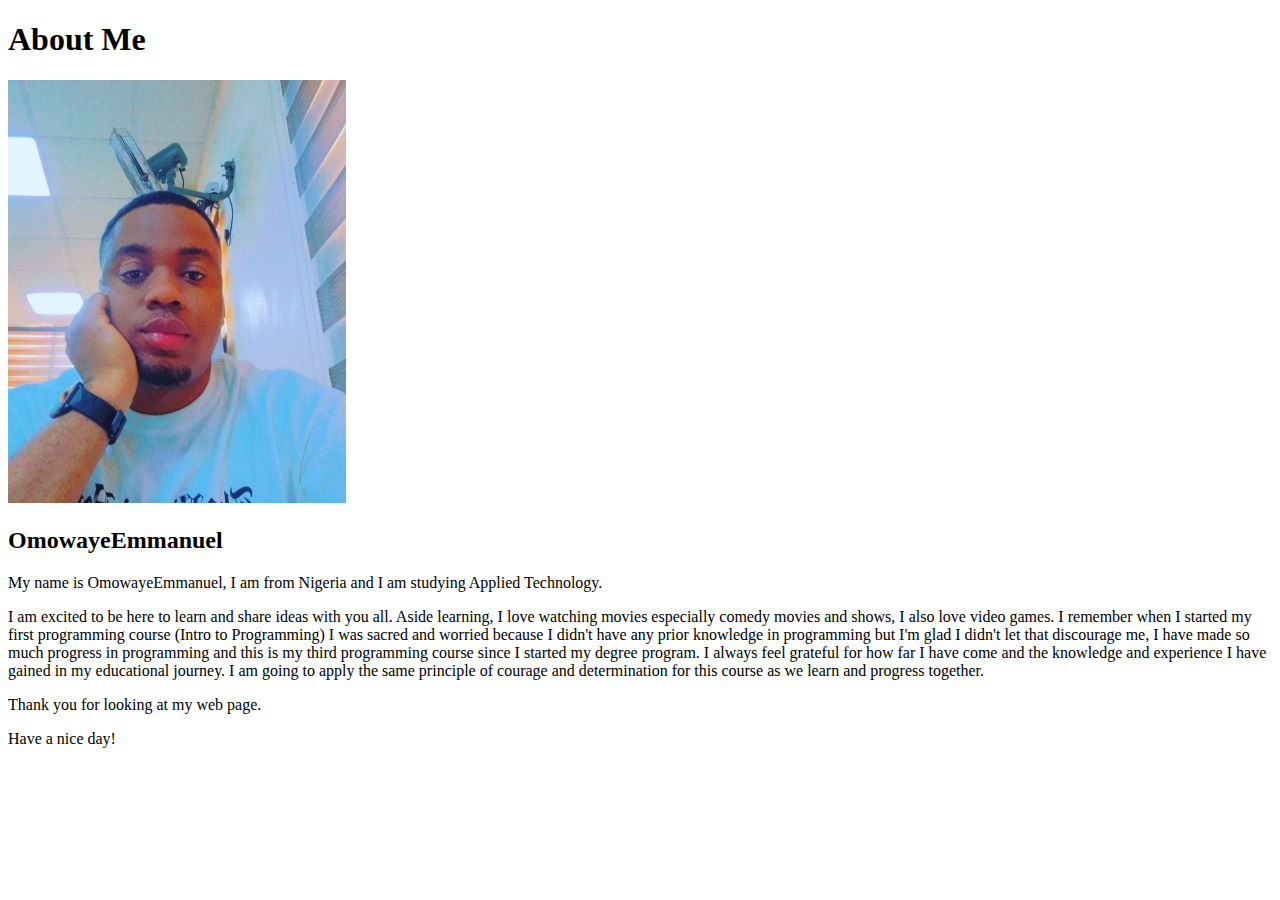
<file: aboutme/index.html>
<!DOCTYPE html>
<html lang="en">
  <head>
    <meta charset="UTF-8" />
    <meta http-equiv="X-UA-Compatible" content="IE=edge" />
    <meta name="viewport" content="width=device-width, initial-scale=1.0" />
    <title>All About Me</title>
  </head>
  <body>
    <h1>About Me</h1>
    <img src="images/re.jpg" />
    <h2>OmowayeEmmanuel</h2>
    <p>
      My name is OmowayeEmmanuel, I am from Nigeria and I am studying Applied
      Technology.
    </p>
    <p>
      I am excited to be here to learn and share ideas with you all. Aside
      learning, I love watching movies especially comedy movies and shows, I
      also love video games. I remember when I started my first programming
      course (Intro to Programming) I was sacred and worried because I didn't
      have any prior knowledge in programming but I'm glad I didn't let that
      discourage me, I have made so much progress in programming and this is my
      third programming course since I started my degree program. I always feel
      grateful for how far I have come and the knowledge and experience I have
      gained in my educational journey. I am going to apply the same principle
      of courage and determination for this course as we learn and progress
      together.
    </p>
    <p>Thank you for looking at my web page.</p>
    <p>Have a nice day!</p>
  </body>
</html>
</file>
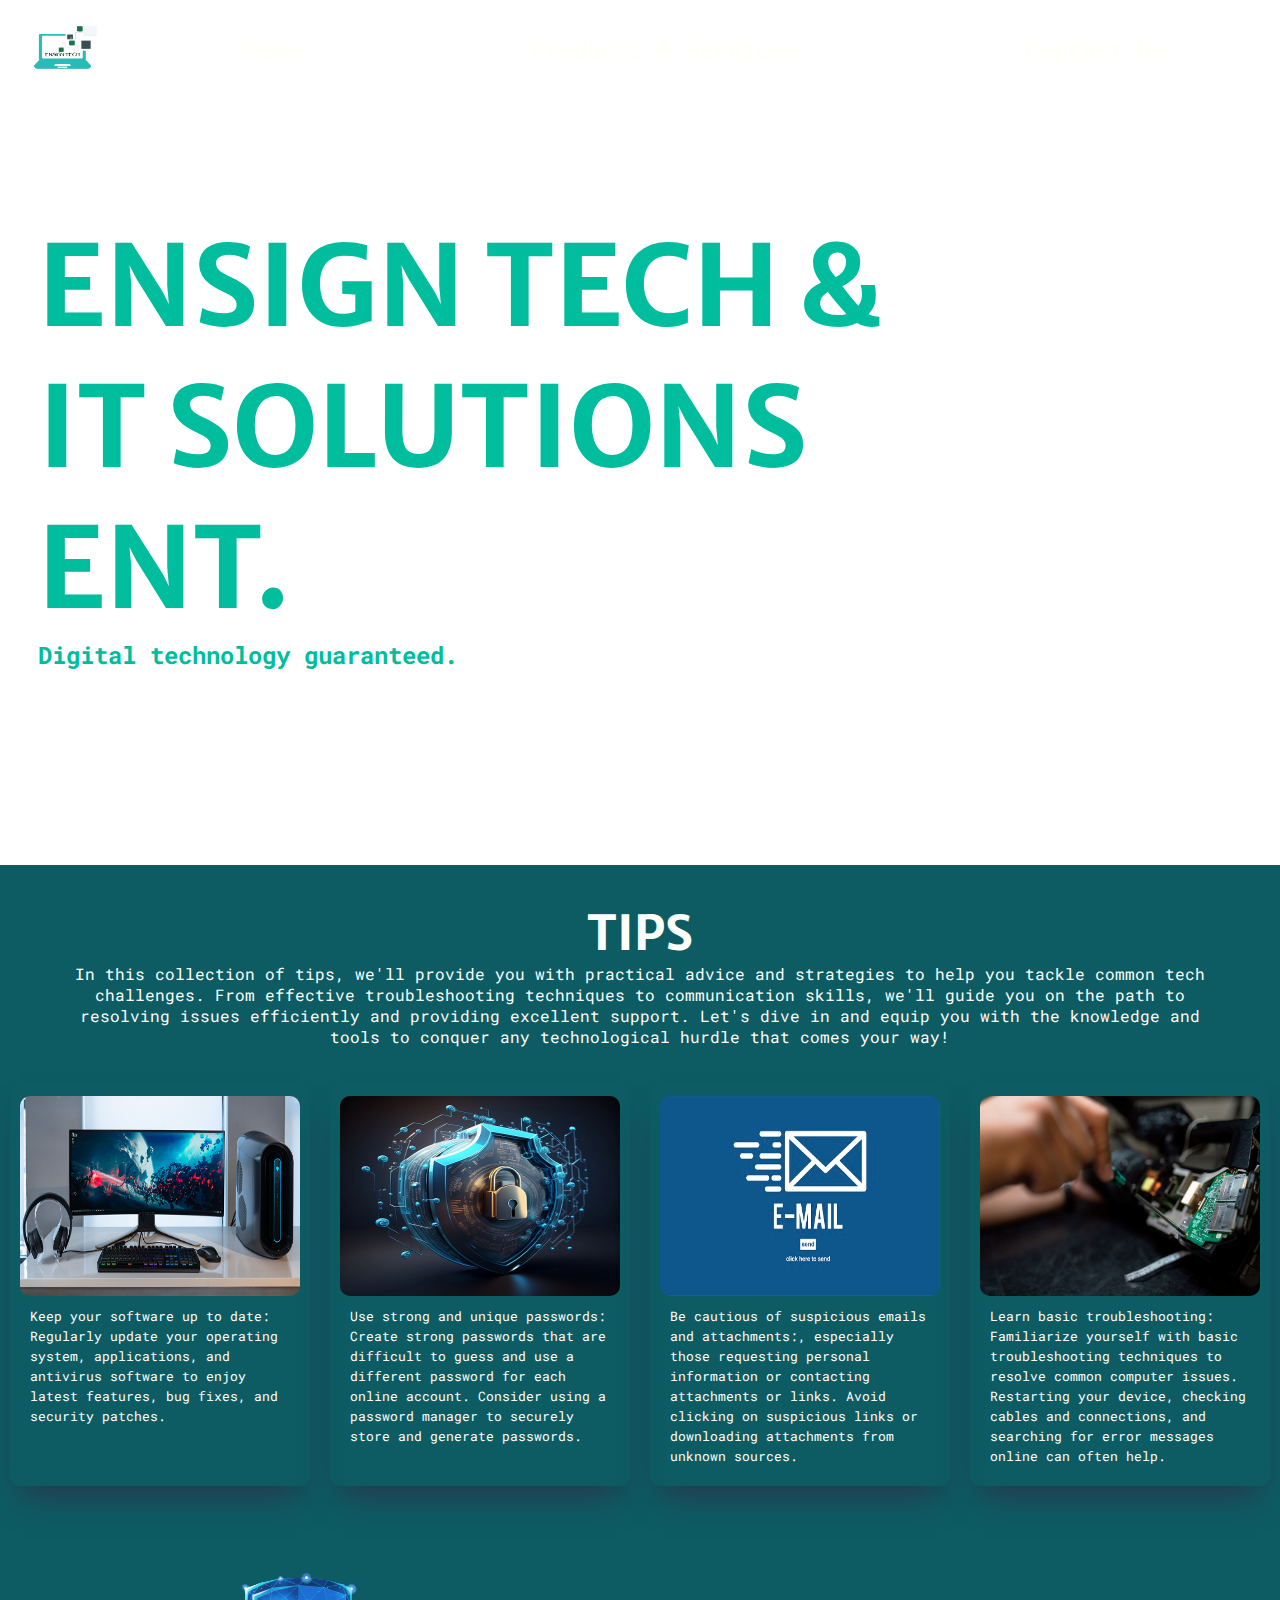
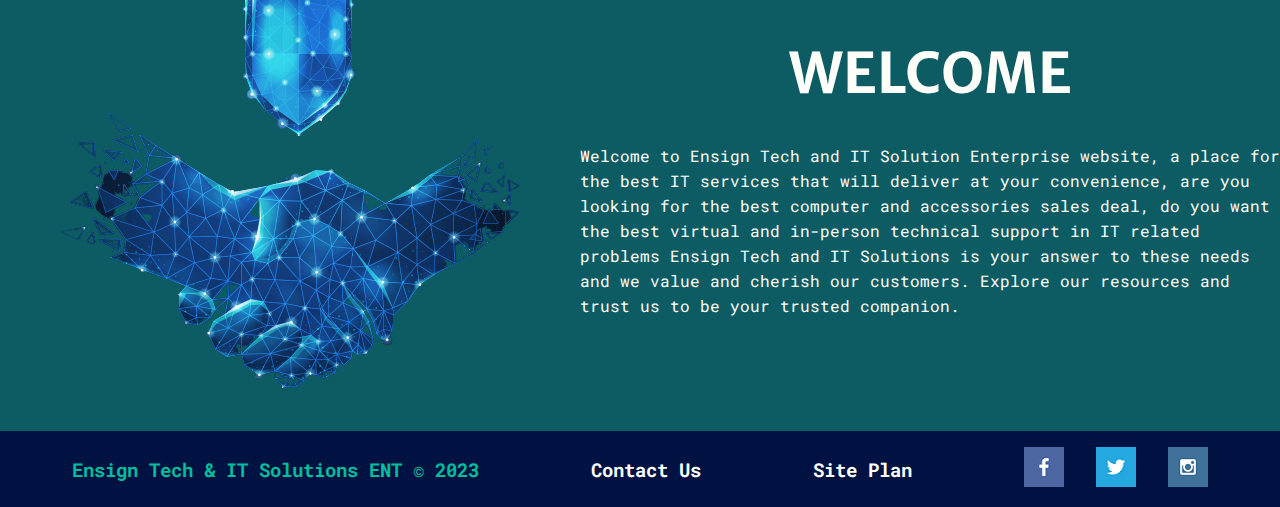
<file: mysiteplan/index.html>
<!DOCTYPE html>
<html lang="en">
  <head>
    <meta charset="UTF-8" />
    <meta http-equiv="X-UA-Compatible" content="IE=edge" />
    <meta name="viewport" content="width=device-width, initial-scale=1.0" />
    <title>Ensign Tech & IT Solutions Enterprise | Home</title>
    <link rel="stylesheet" href="./styles/utilities.css" />
    <link rel="stylesheet" href="./styles/style.css" />
    <link rel="shortcut icon" href="./images/logfav.png" type="image/x-icon" />
  </head>
  <body>
    <section id="home">
      <div class="home">
        <!-- Header Section -->
        <header>
          <!-- logo -->
          <div class="logo">
            <img src="./images/logfav-Copy.png" alt="" />
          </div>
          <!-- Nav links -->
          <nav>
            <ul>
              <li><a href="index.html">Home</a></li>
              <li><a href="product.html">Products & Services</a></li>
              <li><a href="contact.html">Contact Us</a></li>
            </ul>
          </nav>
        </header>
        <!--Home Background  -->
        <div class="bg">
          <!-- <video autoplay muted loop>
            <source src="./videos/hero-video.mp4" />
          </video> -->
        </div>
        <!-- Home Title -->
        <div class="home-msg">
          <h1>ENSIGN TECH & IT SOLUTIONS ENT.</h1>
          <h2>Digital technology guaranteed.</h2>
        </div>
      </div>
    </section>
    <!-- Tip Section -->
    <section id="tips">
      <div class="tip-header">
        <h2>TIPS</h2>
        <p>
          In this collection of tips, we'll provide you with practical advice
          and strategies to help you tackle common tech challenges. From
          effective troubleshooting techniques to communication skills, we'll
          guide you on the path to resolving issues efficiently and providing
          excellent support. Let's dive in and equip you with the knowledge and
          tools to conquer any technological hurdle that comes your way!
        </p>
      </div>
      <div class="tips">
        <!-- Tip Card 1 -->
        <div class="tip-card">
          <div class="tips-img">
            <img src="./images/desktop-photo.png" alt="" />
          </div>
          <div class="tips-content">
            <p>
              Keep your software up to date: Regularly update your operating
              system, applications, and antivirus software to enjoy latest
              features, bug fixes, and security patches.
            </p>
          </div>
        </div>
        <!-- Tip Card 2 -->
        <div class="tip-card">
          <div class="tips-img">
            <img src="./images/lock.jpg" alt="" />
          </div>
          <div class="tips-content">
            <p>
              Use strong and unique passwords: Create strong passwords that are
              difficult to guess and use a different password for each online
              account. Consider using a password manager to securely store and
              generate passwords.
            </p>
          </div>
        </div>
        <!--Tip Card 3  -->
        <div class="tip-card">
          <div class="tips-img">
            <img src="./images/E-mail.jpg" alt="" />
          </div>
          <div class="tips-content">
            <p>
              Be cautious of suspicious emails and attachments:, especially
              those requesting personal information or contacting attachments or
              links. Avoid clicking on suspicious links or downloading
              attachments from unknown sources.
            </p>
          </div>
        </div>
        <!-- Tip Card 4 -->
        <div class="tip-card">
          <div class="tips-img">
            <img src="./images/tip1.jpg" alt="" />
          </div>
          <div class="tips-content">
            <p>
              Learn basic troubleshooting: Familiarize yourself with basic
              troubleshooting techniques to resolve common computer issues.
              Restarting your device, checking cables and connections, and
              searching for error messages online can often help.
            </p>
          </div>
        </div>
      </div>
    </section>
    <!-- Welcome Section -->
    <section id="welcome">
      <div class="welcome">
        <div class="welcome-grid">
          <div class="welcome-img">
            <img src="./images/welcome1.png" alt="" />
          </div>
          <div class="welcome-content">
            <div class="welcome-header">
              <h2>WELCOME</h2>
            </div>
            <p>
              Welcome to Ensign Tech and IT Solution Enterprise website, a place
              for the best IT services that will deliver at your convenience,
              are you looking for the best computer and accessories sales deal,
              do you want the best virtual and in-person technical support in IT
              related problems Ensign Tech and IT Solutions is your answer to
              these needs and we value and cherish our customers. Explore our
              resources and trust us to be your trusted companion.
            </p>
          </div>
        </div>
      </div>
    </section>
    <!--Footer Section  -->
    <footer>
      <h3>Ensign Tech & IT Solutions ENT &copy; 2023</h3>
      <p><a href="./contact.html">Contact Us</a></p>
      <p><a href="./site-plan.html">Site Plan</a></p>
      <div class="social-links">
        <a href="https://facebook.com" target="_blank">
          <img src="images/facebook.png" alt="fb icon" />
        </a>
        <a href="https://twitter.com" target="_blank">
          <img src="images/twitter.png" alt="twitter icon" />
        </a>
        <a href="https://instagram.com" target="_blank">
          <img src="images/instagram.png" alt="instagram icon" />
        </a>
      </div>
    </footer>
  </body>
</html>
</file>
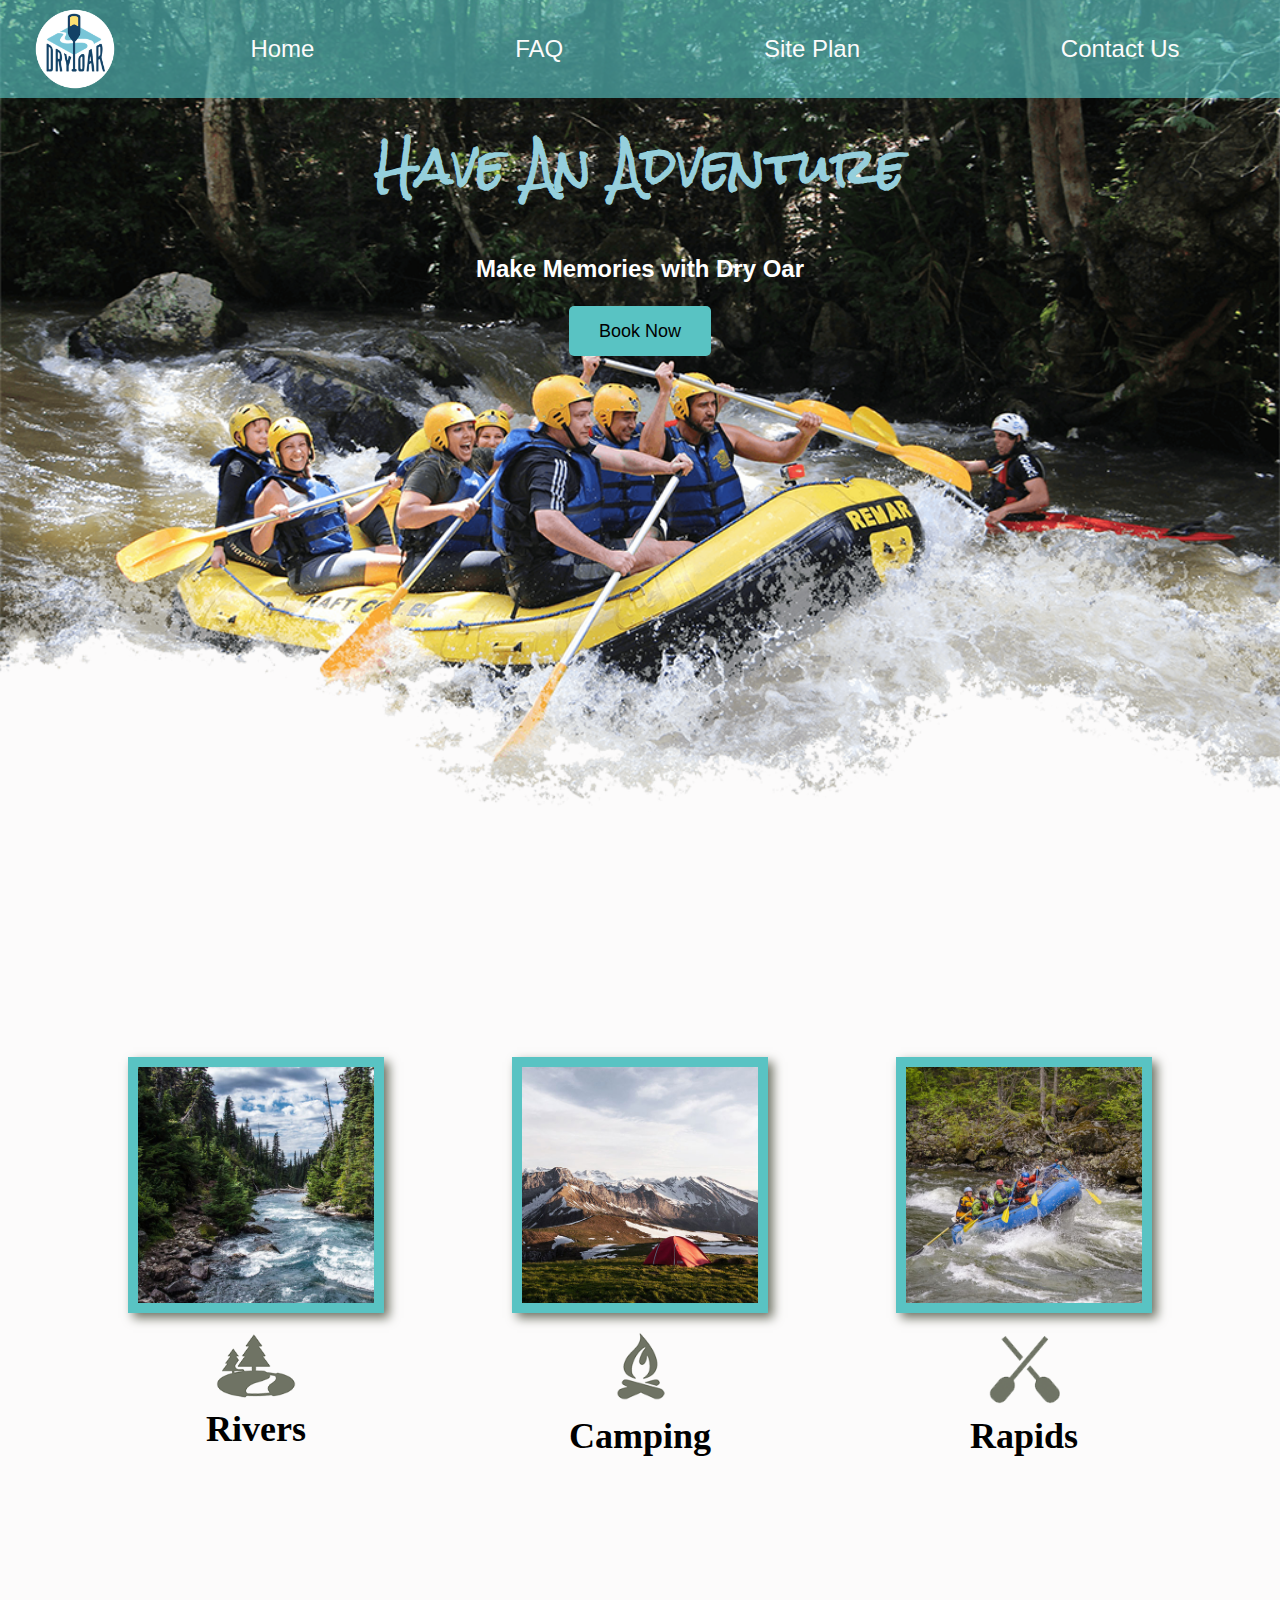
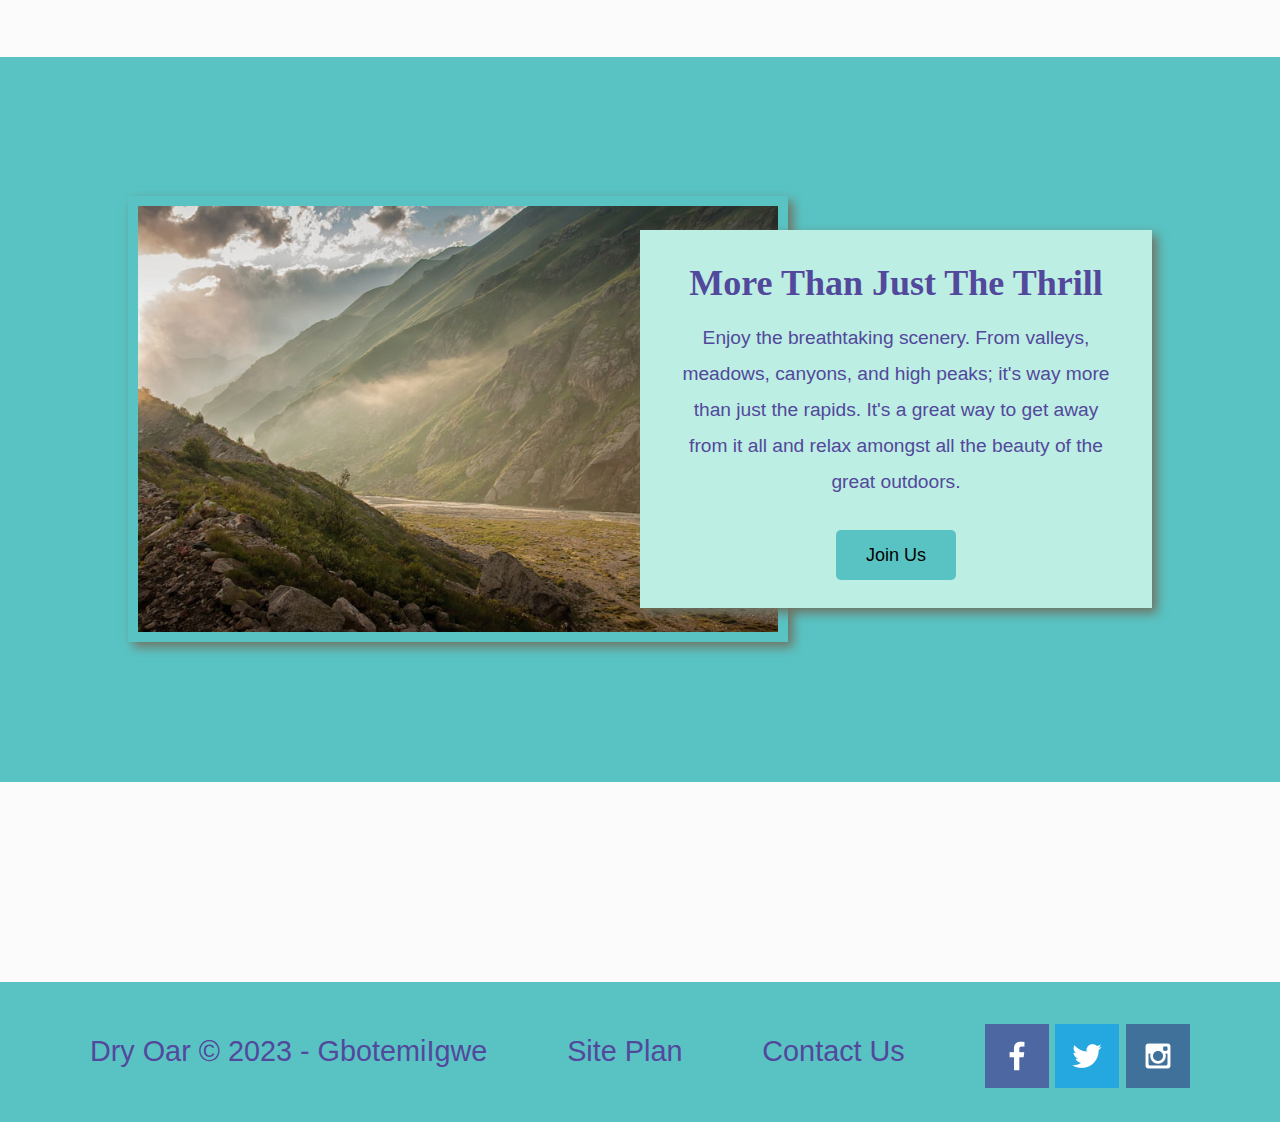
<file: wwr/index.html>
<!DOCTYPE html>
<html lang="en">
  <head>
    <meta charset="UTF-8" />
    <meta http-equiv="X-UA-Compatible" content="IE=edge" />
    <meta name="viewport" content="width=device-width, initial-scale=1.0" />
    <title>Whitewater Rafting Vacations | Dry Oar Boating | Home</title>
    <link rel="stylesheet" href="styles/style.css" />
  </head>
  <body>
    <div id="content">
      <header>
        <a id="logo_link" href="index.html">
          <img class="logo" src="images/logo.png" alt="Dry Oar Logo" />
        </a>
        <nav>
          <a href="index.html">Home</a>
          <a href="faq.html">FAQ</a>
          <a href="site-plan-rafting.html">Site Plan</a>
          <a href="contact~us.html">Contact Us</a>
        </nav>
      </header>
      <div id="hero">
        <div id="hero-box">
          <img
            id="hero-img"
            src="images/hero.png"
            alt="People enjoying white water rafting"
          />
        </div>
        <section id="hero-msg">
          <h1 class="home-title">Have An Adventure</h1>
          <h4>Make Memories with Dry Oar</h4>
          <div class="button-box">
            <a class="book" href="contactus.html">Book Now</a>
          </div>
        </section>
      </div>
      <main class="home-grid">
        <section class="rivers-card">
          <img class="card-img" src="images/rivers.jpg" alt="river in forest" />
          <img class="icon" src="images/river_icon.png" alt="river icon" />
          <h2>Rivers</h2>
        </section>
        <section class="camping-card">
          <img
            class="card-img"
            src="images/camping.jpg"
            alt="tent in mountains"
          />
          <img class="icon" src="images/fire_icon.png" alt="fire icon" />
          <h2>Camping</h2>
        </section>
        <section class="rapids-card">
          <img class="card-img" src="images/rapids.jpg" alt="rafting boat" />
          <img class="icon" src="images/oars_icon.png" alt="oars icon" />
          <h2>Rapids</h2>
        </section>
        <div id="background"></div>
        <img
          class="mountains"
          src="images/mountains.jpg"
          alt="Misty mountains"
        />
        <section class="msg">
          <h2>More Than Just The Thrill</h2>
          <p>
            Enjoy the breathtaking scenery. From valleys, meadows, canyons, and
            high peaks; it's way more than just the rapids. It's a great way to
            get away from it all and relax amongst all the beauty of the great
            outdoors.
          </p>
          <a class="join" href="rivers.html">Join Us</a>
        </section>
      </main>
      <footer>
        <p>Dry Oar &copy; 2023 - GbotemiIgwe</p>
        <p><a href="site-plan-rafting.html">Site Plan</a></p>
        <p><a href="contact~us.html">Contact Us</a></p>
        <div class="social">
          <a href="https://facebook.com" target="_blank">
            <img src="images/facebook.png" alt="fb icon" />
          </a>
          <a href="https://twitter.com" target="_blank">
            <img src="images/twitter.png" alt="twitter icon" />
          </a>
          <a href="https://instagram.com" target="_blank">
            <img src="images/instagram.png" alt="instagram icon" />
          </a>
        </div>
      </footer>
    </div>
  </body>
</html>
</file>
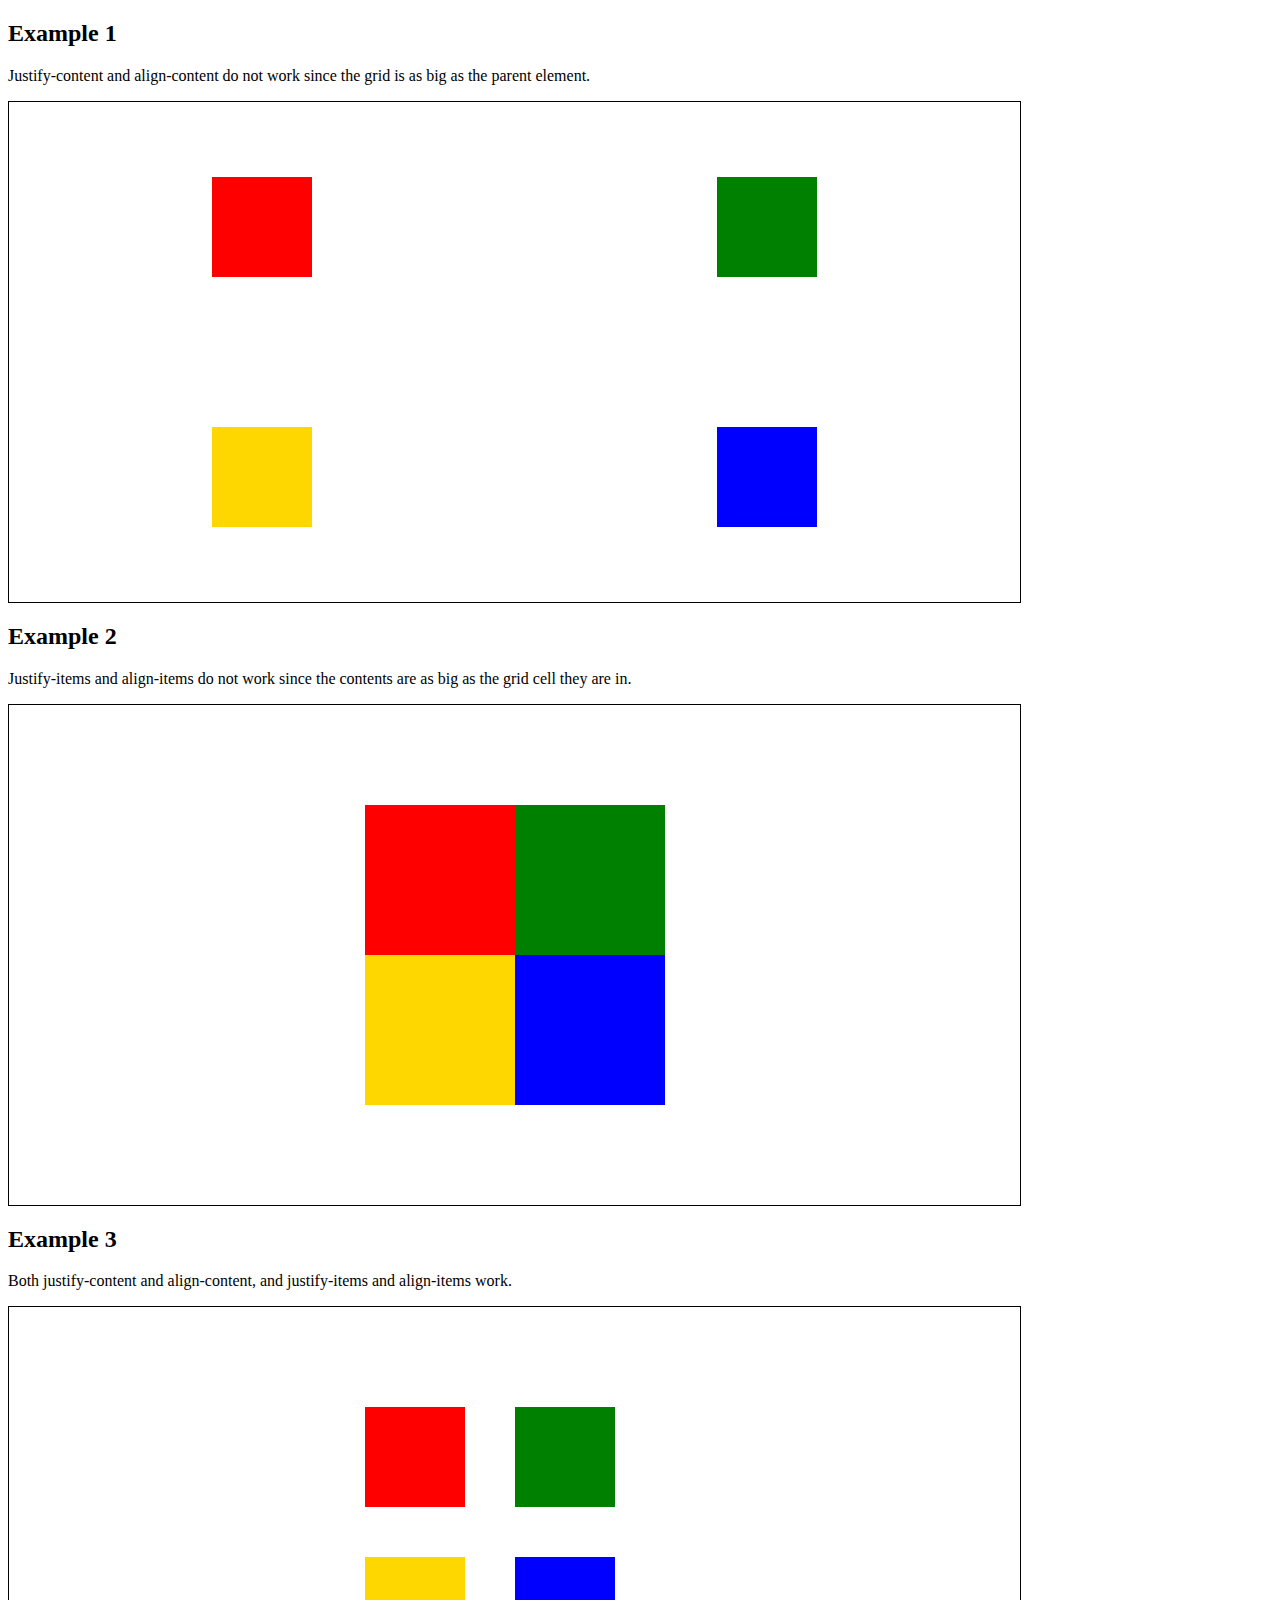
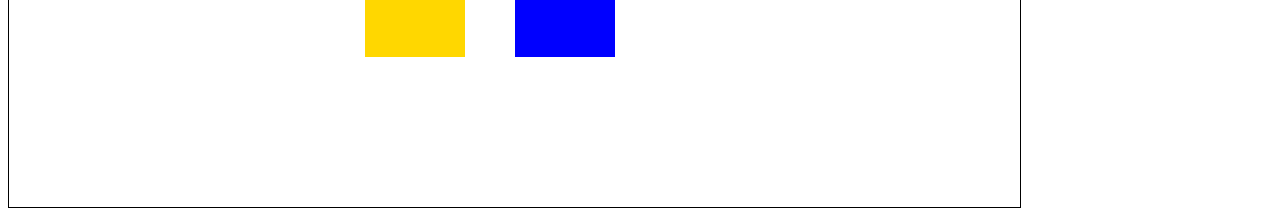
<file: grid.html>
<!DOCTYPE html>
<html lang="en">
<head>
  <meta charset="UTF-8">
  <meta http-equiv="X-UA-Compatible" content="IE=edge">
  <meta name="viewport" content="width=device-width, initial-scale=1.0">
  <title>Document</title>
  <link rel="stylesheet" href="grid.css">
</head>
<body>
  
</body>
</html>
<h2>Example 1</h2>
<p>Justify-content and align-content do not work since the grid is as big as the parent element.</p>
<div class="content1">
  <div class="red" ></div>
  <div class="green" ></div>
  <div class="yellow" ></div>
  <div class="blue" ></div>
</div>
<h2>Example 2</h2>
<p>Justify-items and align-items do not work since the contents are as big as the grid cell they are in.</p>

<div class="content2">
  <div class="red2" ></div>
  <div class="green2" ></div>
  <div class="yellow2" ></div>
  <div class="blue2" ></div>
</div>
<h2>Example 3</h2>
<p>Both justify-content and align-content, and justify-items and align-items work.</p>


<div class="content3">
  <div class="red" ></div>
  <div class="green" ></div>
  <div class="yellow" ></div>
  <div class="blue" ></div>
</div>
</file>
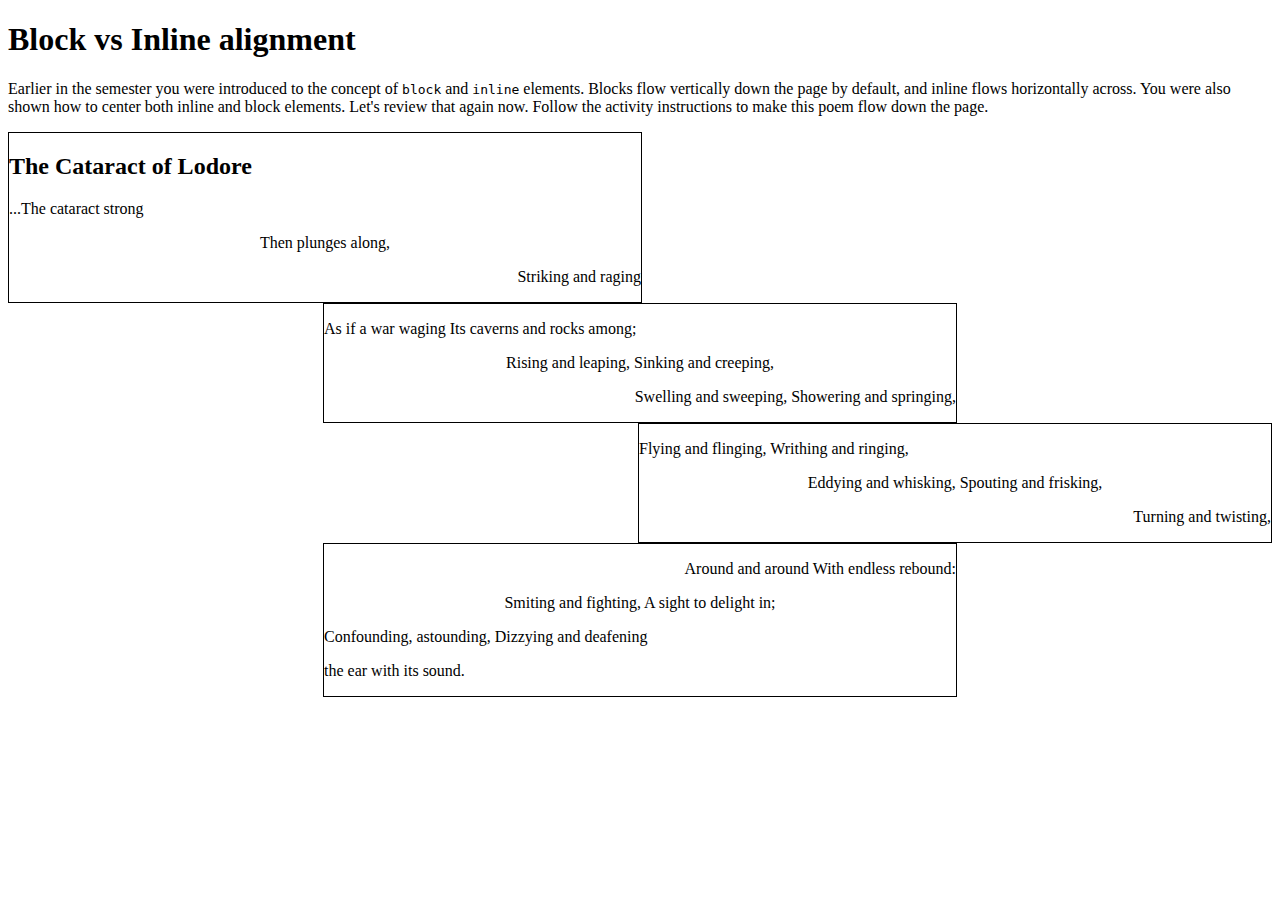
<file: layout-revisited.html>
<!DOCTYPE html>
<html lang="en">
<head>
    <meta charset="UTF-8">
    <meta name="viewport" content="width=device-width, initial-scale=1.0">
    <title>Week 11 Assignment: Layout revisited</title>
    <link rel="stylesheet" href="layout-revisited.css">
</head>
<body>
    <div class="content">
        <h1>Block vs Inline alignment</h1>
        <p>Earlier in the semester you were introduced to the concept of
                    <kbd>block</kbd> and <kbd>inline</kbd> elements. Blocks flow
                    vertically down the page by default, and inline flows horizontally across.
                    You were also shown how to center both inline and block elements.
                    Let's review that again now. Follow the activity instructions to make this poem flow down the page.</p>
      </div>
      <div class="poem">
        <section class="block1">
          <h2>The Cataract of Lodore</h2>
          <p>...The cataract strong</p>
          <p> Then plunges along,</p>
          <p>Striking and raging</p>
        </section>
        <section class="block2">
          <p>As if a war waging Its caverns and rocks among;</p>
          <p> Rising and leaping, Sinking and creeping,</p>
          <p> Swelling and sweeping, Showering and springing,</p>
        </section>
        <section class="block3">
          <p> Flying and flinging, Writhing and ringing, </p>
          <p>Eddying and whisking, Spouting and frisking,</p>
          <p> Turning and twisting,</p> 
          
       </section>
        <section class="block4">
          <p>Around and around With endless rebound:</p>
          <p> Smiting and fighting, A sight to delight in;</p>
          <p> Confounding, astounding, Dizzying and deafening</p>
          <p> the ear with its sound.</p>
        </section>
      </div>
</body>
</html>
</file>
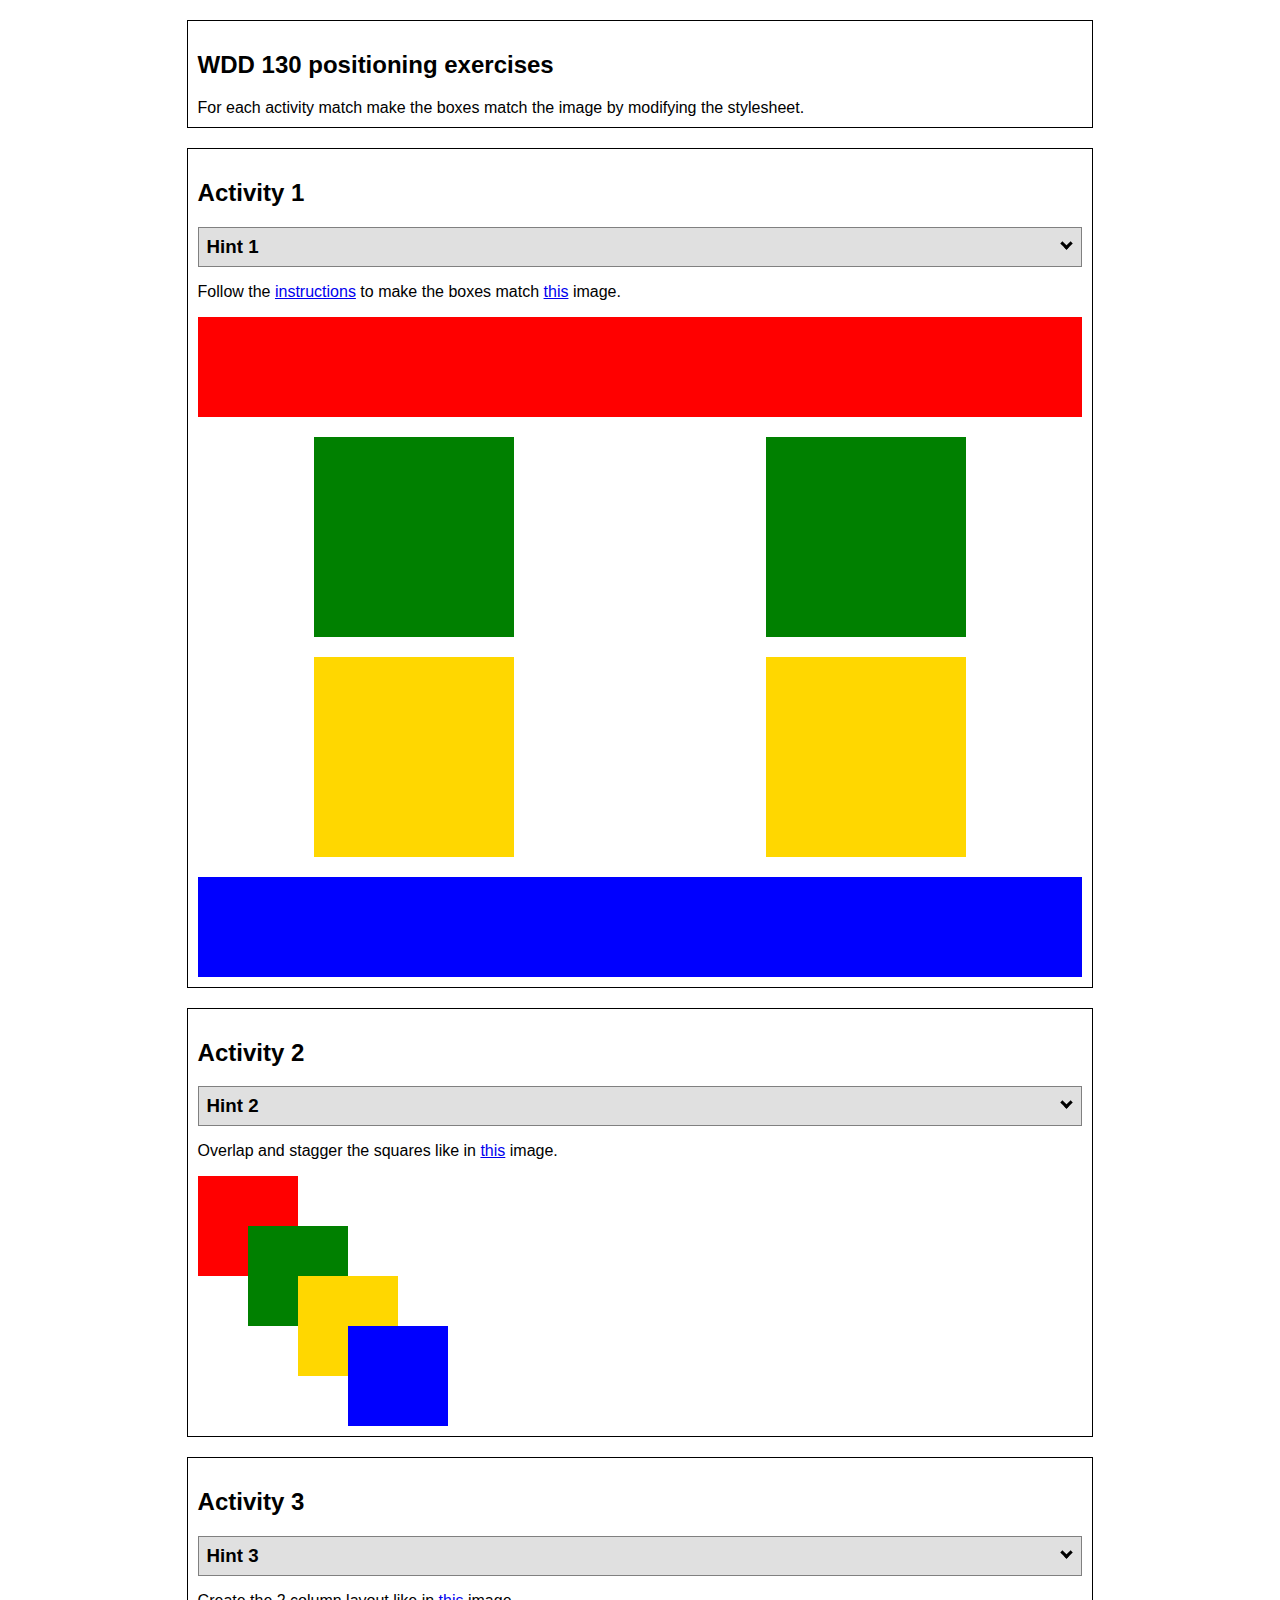
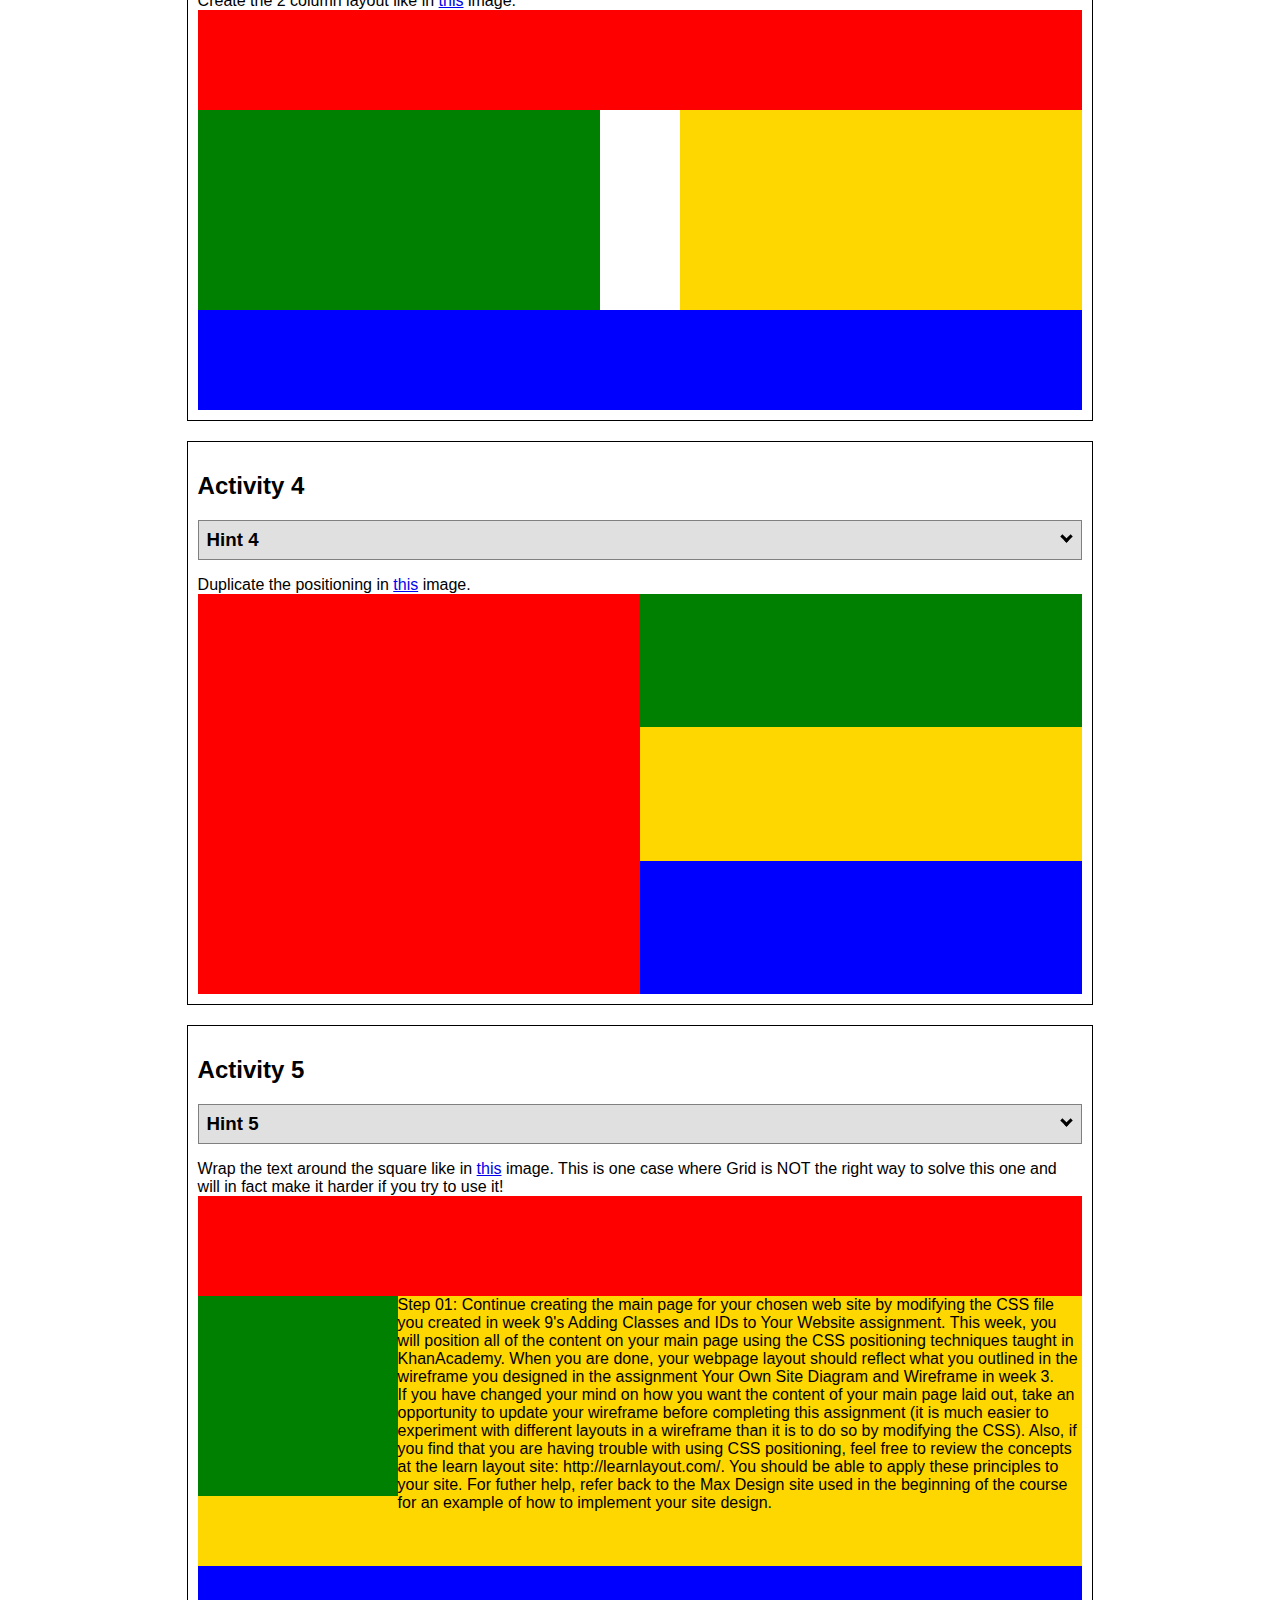
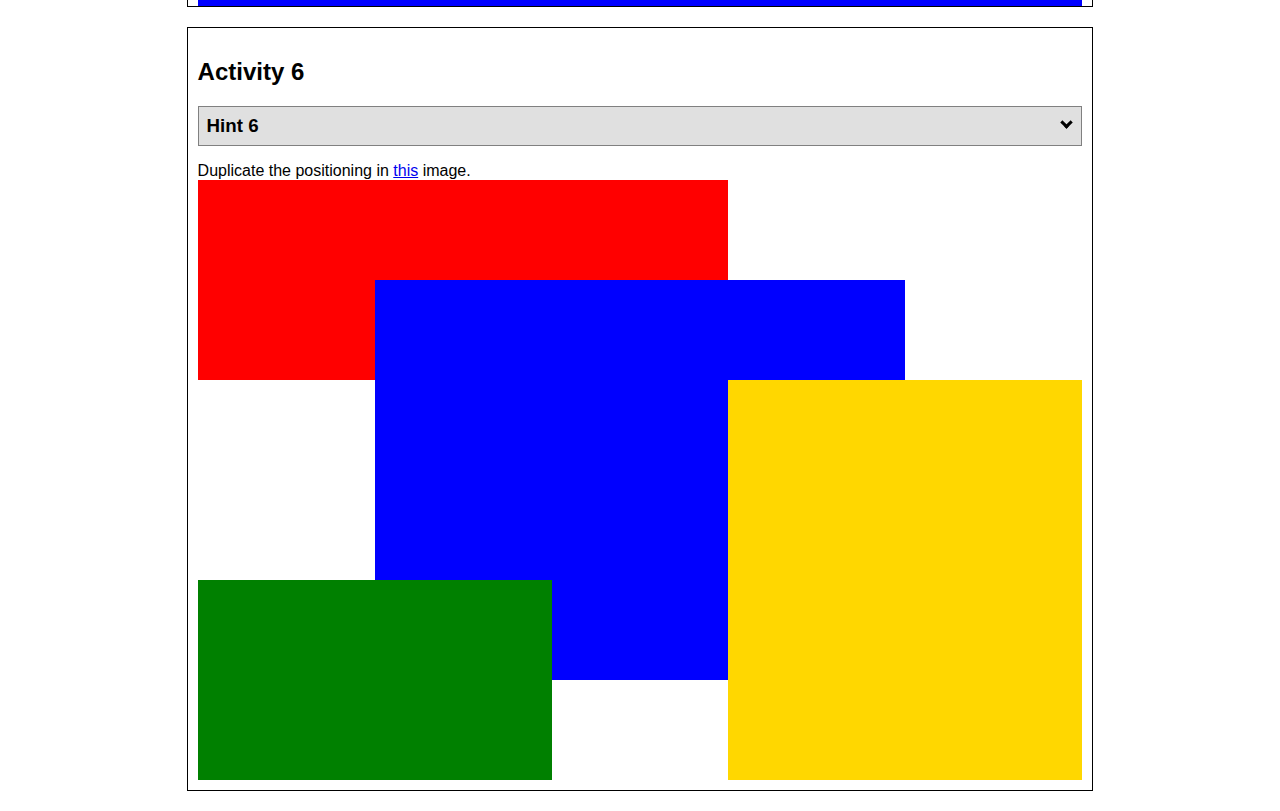
<file: positioning.html>
<!DOCTYPE html>
<html lang="en">
  <head>
    <!-- HTML - Name: positioning.html -->
    <title>Positioning Activity</title>
    <link rel="stylesheet" type="text/css" href="positionstyles.css" />
  </head>
  <body>
    <div class="activity">
      <h2>WDD 130 positioning exercises</h2>
      For each activity match make the boxes match the image by modifying the stylesheet.</div>
    <div class="activity">
      <h2>Activity 1</h2>
      <section class="hint"><input type="checkbox" ><i></i> <h3>Hint 1</h3><div><p>Check out the <a href="https://byui-wdd.github.io/wdd130/activities/w06-css-positioning.html" target="_blank">activity instructions</a> in Ilearn!</p></div></section>
      <p>Follow the <a href="https://byui-wdd.github.io/wdd130/activities/w06-css-positioning.html" target="_blank">instructions</a> to make the boxes match  <a href="https://byui-wdd.github.io/wdd130/images/example1.png" target="_blank">this</a> image.</p>
      <div class="content1" >
        <div class="red1" ></div>
        <div class="green1" ></div>
        <div class="green1" ></div>
        <div class="yellow1"></div>
        <div class="yellow1"></div>
        <div class="blue1"></div>
      </div>
    </div>
    <div class="activity">
      <h2>Activity 2</h2>
      <section class="hint"><input type="checkbox" > <h3>Hint 2</h3><i></i><div>
      <ul>
      <li>grid-template-columns: 50px 50px 50px 50px 50px </li></ul></div></section>
      <p>Overlap and stagger the squares like in <a href="https://byui-wdd.github.io/wdd130/images/example2.png" target="_blank">this</a> image.</p>
      <div class="content2" >
        <div class="red2" ></div>
        <div class="green2" ></div>
        <div class="yellow2"></div>
        <div class="blue2"></div>
      </div>
    </div>
    <div class="activity">
      <h2>Activity 3</h2>
      <section class="hint"><input type="checkbox" > <h3>Hint 3</h3><i></i><div><p>This one is going to be best solved with CSS Grid. Remember to make the boxes the right width first...then start moving them around. </p><h4>Properties used:</h4><ul><li>display:grid;</li><li>grid-template-columns:</li><li>grid-column-gap:</li>
        <li>grid-column:</li>  </ul></div></section>
      Create the 2 column layout like in <a href="https://byui-wdd.github.io/wdd130/images/example3.png" target="_blank">this</a>  image.
      <div class="content3" >
        <div class="red3" ></div>
        <div class="green3" ></div>
        <div class="yellow3"></div>
        <div class="blue3"></div>
      </div>
    </div>
    <div class="activity">
      <h2>Activity 4</h2>
      <section class="hint"><input type="checkbox" > <h3>Hint 4</h3><i></i><div><p>For the others we have been primarily concerned with width. For this one you will need to adjust height as well. </p><h4>Properties used:</h4><ul><li>display:grid;</li><li>grid-template-columns:</li><li>grid-row:</li></ul></div></section>
      Duplicate the positioning in <a href="https://byui-wdd.github.io/wdd130/images/example4.png" target="_blank">this</a> image. 
      <div class="content4" >
        <div class="red4" ></div>
        <div class="green4" ></div>
        <div class="yellow4"></div>
        <div class="blue4"></div>
      </div>
    </div>

    <div class="activity">
      <h2>Activity 5</h2>
      <section class="hint"><input type="checkbox" > <h3>Hint 5</h3><i></i><div><p>Grid is <strong>not</strong> the right way to do this.  In fact there is only one way to really do that...and that is with float. Remember that we float the thing we want the text to wrap around.  Also remember to start by making all the shapes the right size and shape.</p><h4>Properties used:</h4><ul><li>float: left;</li></ul></div></section>
      Wrap the text around the square like in <a href="https://byui-wdd.github.io/wdd130/images/example5.png" target="_blank">this</a> image. This is one case where Grid is NOT the right way to solve this one and will in fact make it harder if you try to use it!
      <div class="content5" >
        <div class="red5" ></div>
        <div class="green5" ></div>
        <div class="yellow5">Step 01: Continue creating the main page for your chosen web site by modifying the CSS file you created in week 9's Adding Classes and IDs to Your Website assignment. This week, you will position all of the content on your main page using the CSS positioning techniques taught in KhanAcademy. When you are done, your webpage layout should reflect what you outlined in the wireframe you designed in the assignment Your Own Site Diagram and Wireframe in week 3. <br />
          If you have changed your mind on how you want the content of your main page laid out, take an opportunity to update your wireframe before completing this assignment (it is much easier to experiment with different layouts in a wireframe than it is to do so by modifying the CSS). Also, if you find that you are having trouble with using CSS positioning, feel free to review the concepts at the learn layout site: http://learnlayout.com/. You should be able to apply these principles to your site. For futher help, refer back to the Max Design site used in the beginning of the course for an example of how to implement your site design.</div>
        <div class="blue5"></div>
      </div>
    </div>
    <div class="activity">
      <h2>Activity 6</h2>
      <section class="hint"><input type="checkbox" > <h3>Hint 6</h3><i></i><div><p>This one is all about visualizing the grid behind the layout. If you are having a hard time doing that first: all the sizes are even multiples of 100, and second here is another example with the lines drawn: <a href="https://byui-wdd.github.io/wdd130/images/example6-hint.png" target="_blank">example 6 with lines</a>. For this one you will find it easiest if you use px for the column width. You can also use <kbd>z-index</kbd> to control the element layering.    </p><h4>Properties used:</h4><ul><li>display:grid;</li><li>grid-template-columns:</li><li>grid-column:</li><li>grid-row:</li><li><a href="https://www.w3schools.com/cssref/pr_pos_z-index.asp" target="_blank">z-index:</a></li></ul></div></section>
      Duplicate the positioning in <a href="https://byui-wdd.github.io/wdd130/images/example6.png" target="_blank">this</a> image.
      <div class="content6" >
        <div class="red6" ></div>
        <div class="green6" ></div>
        <div class="yellow6"></div>
        <div class="blue6"></div>
      </div>
    </div>
  </body>
</html>
</file>
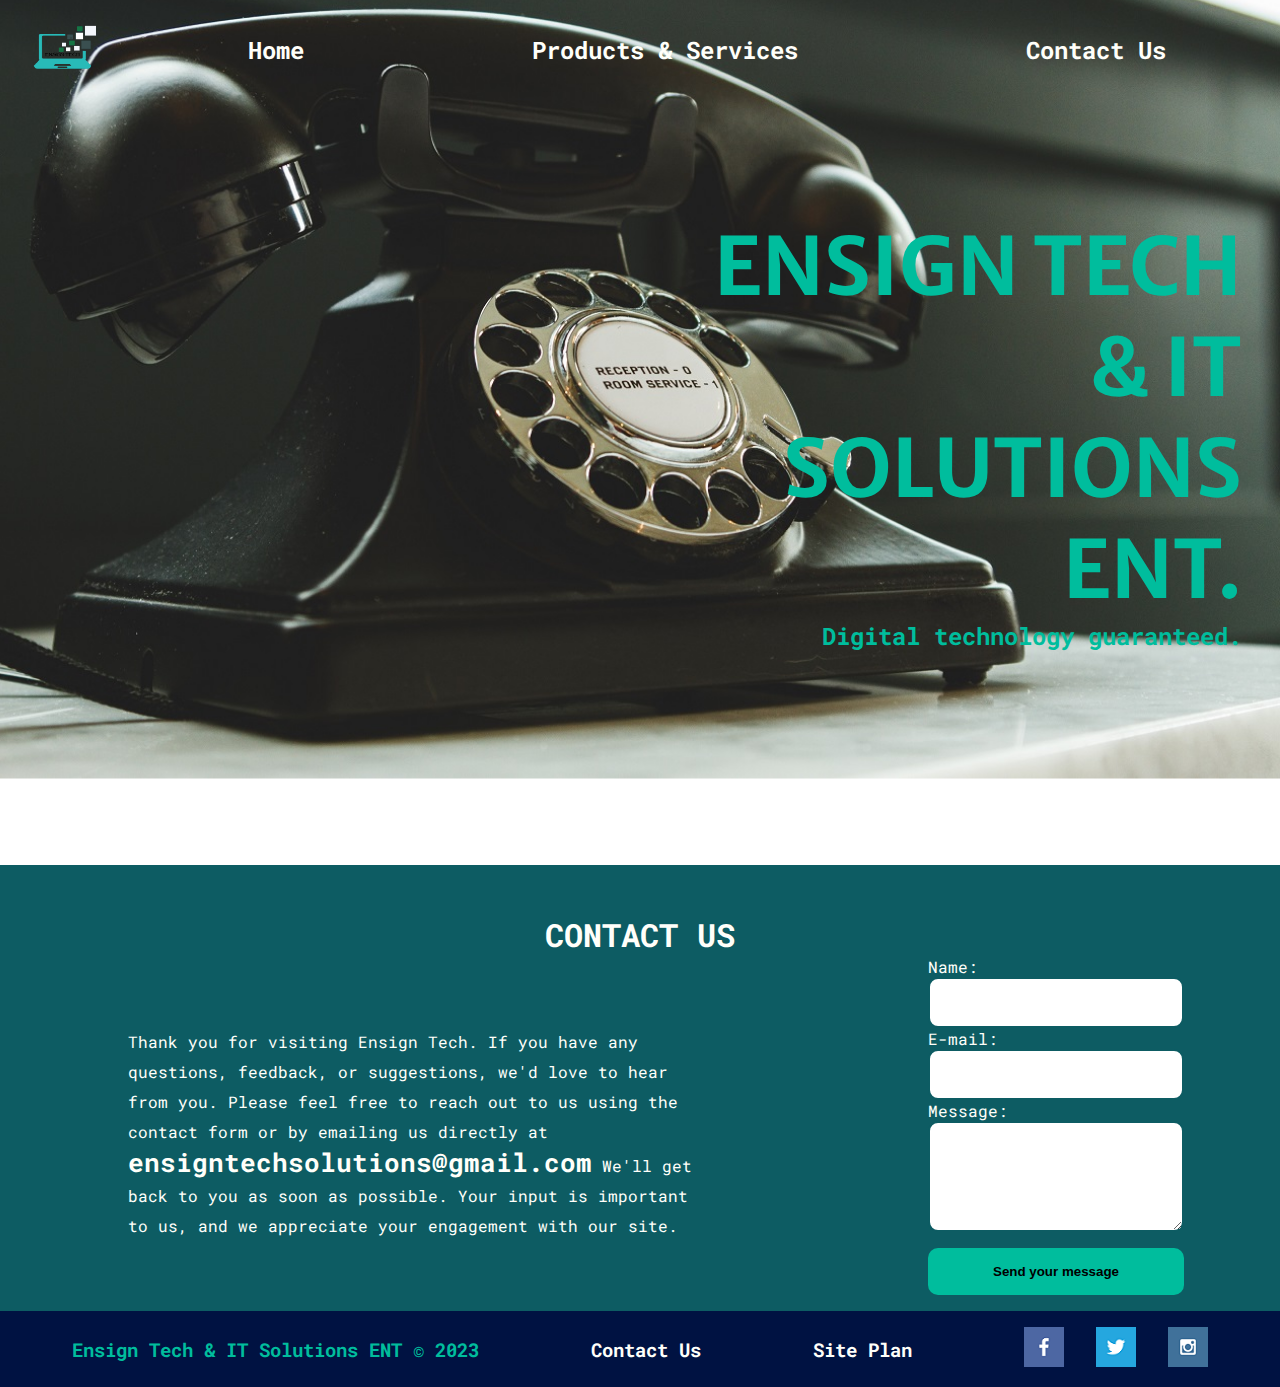
<file: mysiteplan/contact.html>
<!DOCTYPE html>
<html lang="en">
  <head>
    <meta charset="UTF-8" />
    <meta http-equiv="X-UA-Compatible" content="IE=edge" />
    <meta name="viewport" content="width=device-width, initial-scale=1.0" />
    <title>Ensign Tech & IT Solutions Enterprise | Home</title>
    <link rel="stylesheet" href="./styles/contact.css" />
    <link rel="stylesheet" href="./styles/utilities.css" />
    <link rel="shortcut icon" href="./images/logfav.png" type="image/x-icon" />
  </head>
  <body>
    <!-- Home Section -->
    <section id="home">
      <div class="home">
        <!-- Header Section -->
        <header>
          <!-- logo -->
          <div class="logo">
            <img src="./images/logfav-Copy.png" alt="" />
          </div>
          <!-- Nav links -->
          <nav>
            <ul>
              <li><a href="index.html">Home</a></li>
              <li><a href="product.html">Products & Services</a></li>
              <li><a href="contact.html">Contact Us</a></li>
            </ul>
          </nav>
        </header>
        <!--Home Background  -->
        <div class="bg">
          <img src="./images/tech.jpg" alt="" />
        </div>
        <!-- Home Title -->
        <div class="home-msg">
          <h1>ENSIGN TECH & IT SOLUTIONS ENT.</h1>
          <h2>Digital technology guaranteed.</h2>
        </div>
      </div>
    </section>
    <!-- Contact Us -->
    <section id="contact">
      <div class="contact">
        <div class="contact-header">
          <h2>CONTACT US</h2>
        </div>
        <!-- Contact Form -->
        <div class="contact-form">
          <div class="contact-msg">
            <p>
              Thank you for visiting Ensign Tech. If you have any questions,
              feedback, or suggestions, we'd love to hear from you. Please feel
              free to reach out to us using the contact form or by emailing us
              directly at
              <a href="mailto:ensigntechsolutions@gmail.com"
                >ensigntechsolutions@gmail.com</a
              >
              We'll get back to you as soon as possible. Your input is important
              to us, and we appreciate your engagement with our site.
            </p>
          </div>
          <form action="/my-handling-form-page" method="post" id="feedback">
            <label for="name">Name:</label>
            <input type="text" id="name" name="user_name" />
            <label for="mail">E-mail:</label>
            <input type="email" id="mail" name="user_email" />
            <label for="msg">Message:</label>
            <textarea
              id="msg"
              name="user_message"
              cols="10"
              rows="5"
            ></textarea>
            <div class="button">
              <button class="btn" type="submit">Send your message</button>
            </div>
          </form>
        </div>
      </div>
    </section>

    <!--Footer Section  -->
    <footer>
      <h3>Ensign Tech & IT Solutions ENT &copy; 2023</h3>
      <p><a href="./contact.html">Contact Us</a></p>
      <p><a href="./site-plan.html">Site Plan</a></p>
      <div class="social-links">
        <a href="https://facebook.com" target="_blank">
          <img src="images/facebook.png" alt="fb icon" />
        </a>
        <a href="https://twitter.com" target="_blank">
          <img src="images/twitter.png" alt="twitter icon" />
        </a>
        <a href="https://instagram.com" target="_blank">
          <img src="images/instagram.png" alt="instagram icon" />
        </a>
      </div>
    </footer>
    <script>
      // get the feedback div element so we can do something with it.
      const feedbackElement = document.getElementById("feedback");
      // get the form so we can read what was entered in it.
      const formElement = document.forms[0];
      // add a 'listener' to wait for a submission of our form. When that happens run the code below.
      formElement.addEventListener("submit", function (e) {
        // stop the form from doing the default action.
        e.preventDefault();
        // set the contents of our feedback element to a message letting the user know the form was submitted successfully. Notice that we pull the name that was entered in the form to personalize the message!
        feedbackElement.innerHTML =
          "Hello " +
          formElement.user_name.value +
          "! Thank you for your message. We will get back with you as soon as possible!";
        // make the feedback element visible.
        feedbackElement.style.display = "block";
        // add a class to move everything down so our message doesn't cover it.
        document.body.classList.toggle("moveDown");
      });
    </script>
  </body>
</html>
</file>
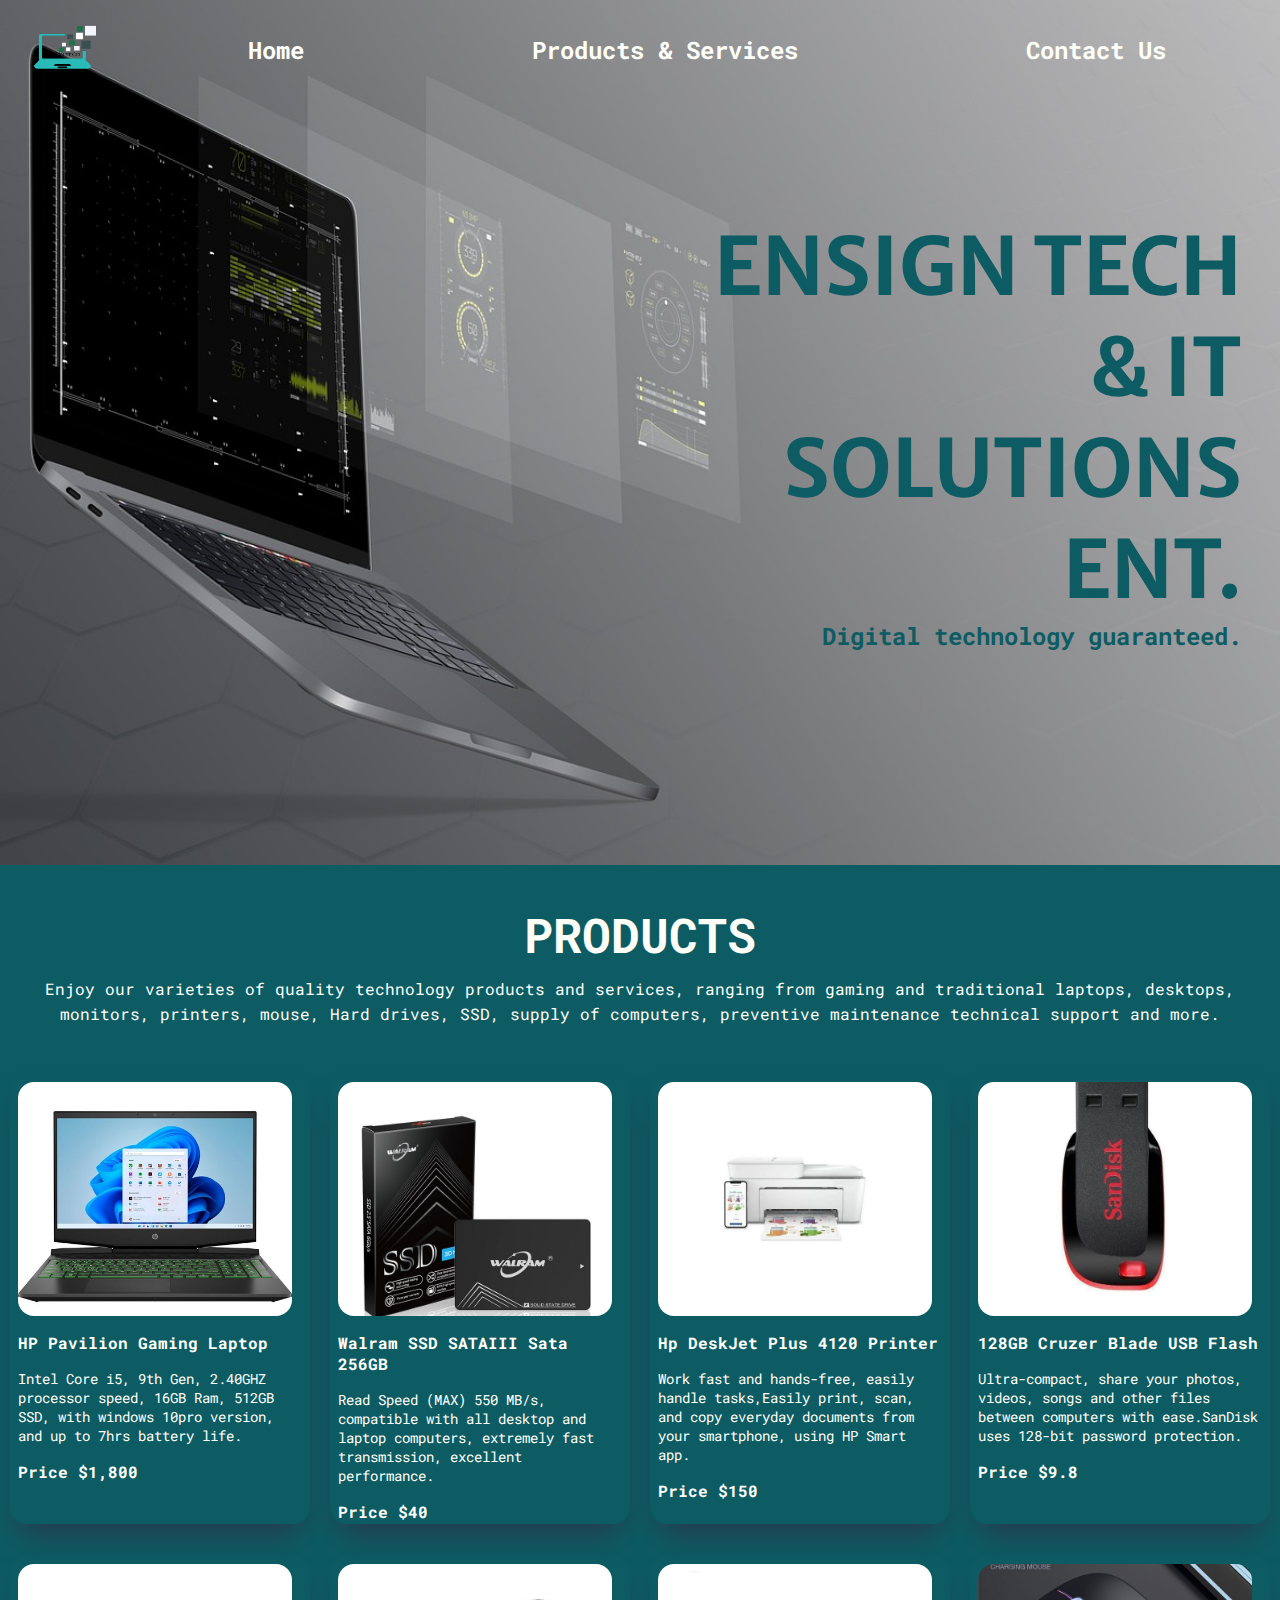
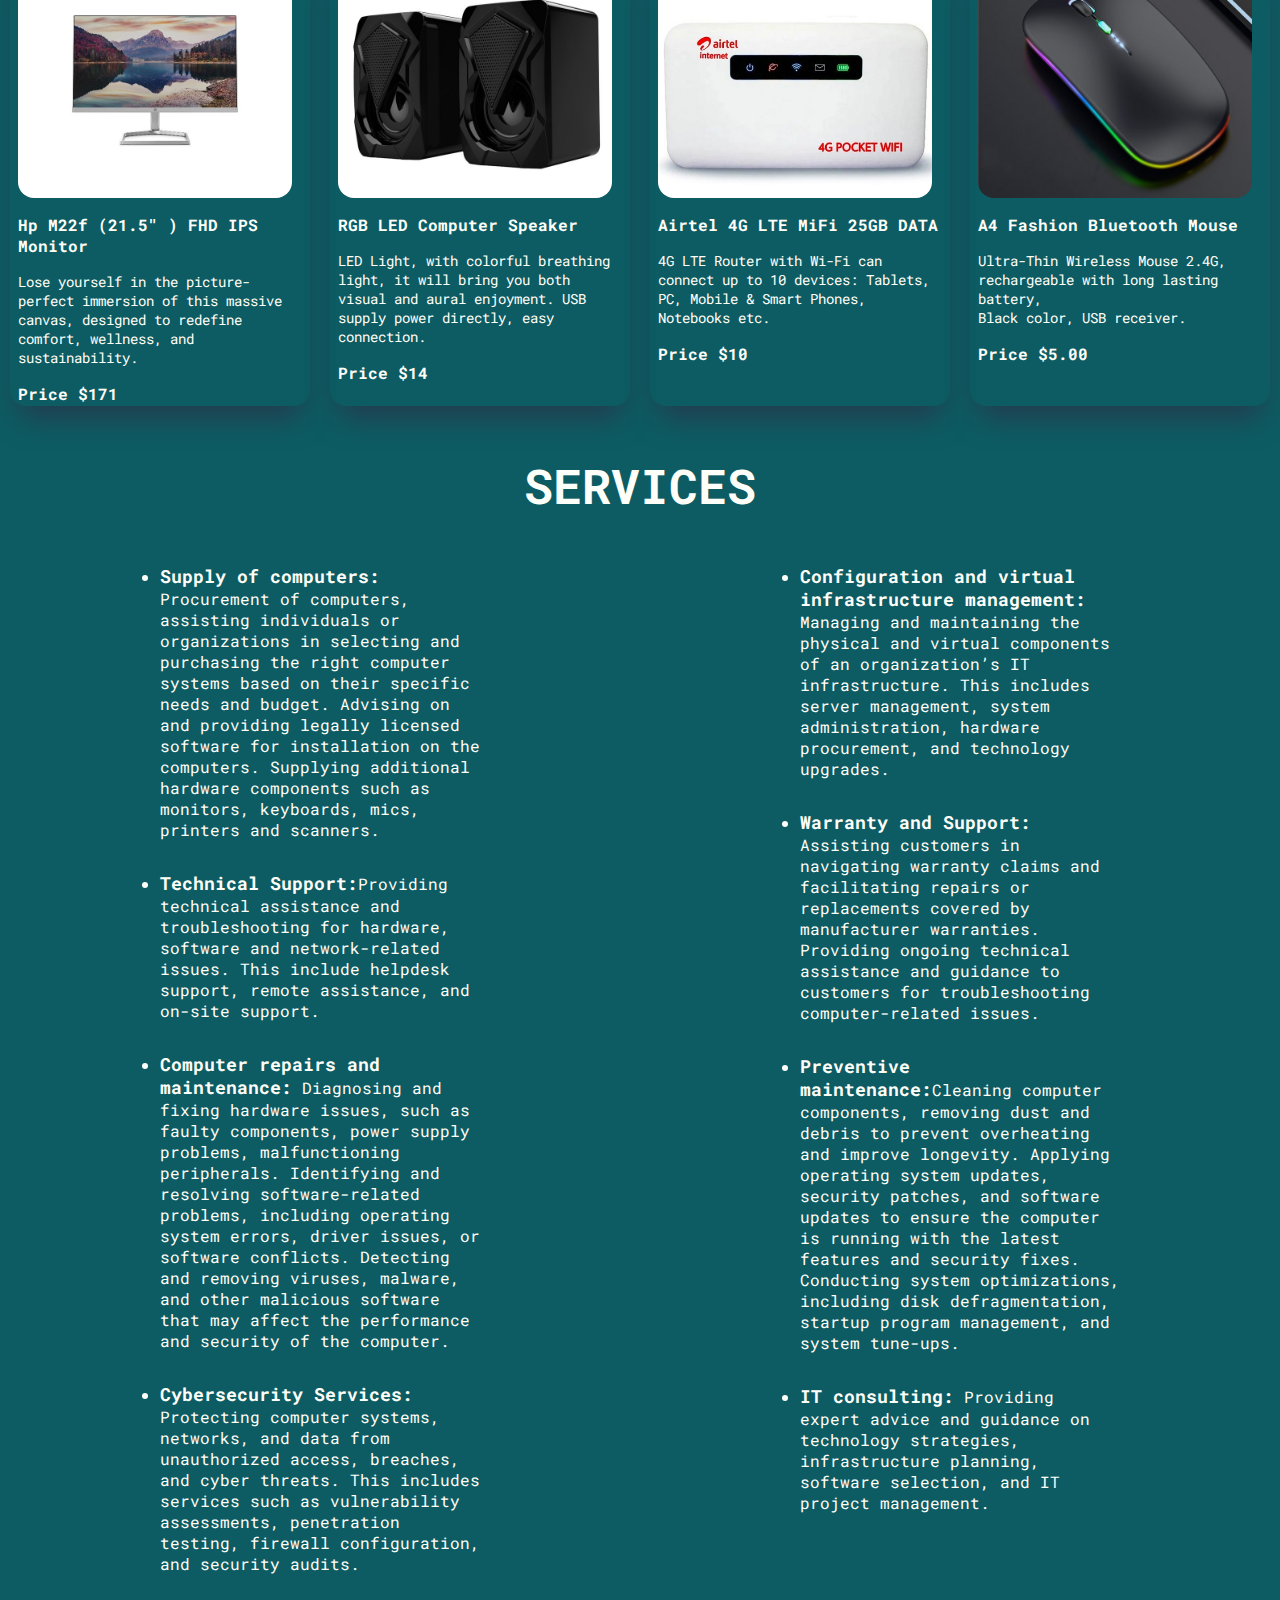
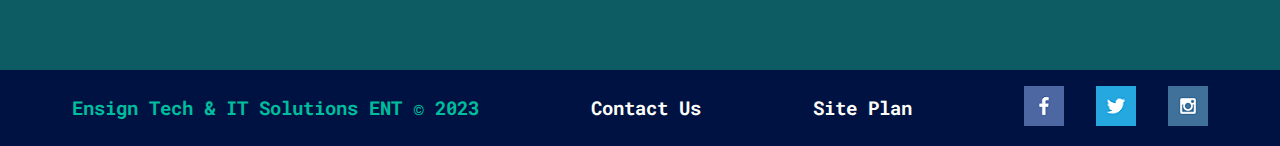
<file: mysiteplan/product.html>
<!DOCTYPE html>
<html lang="en">
  <head>
    <meta charset="UTF-8" />
    <meta name="viewport" content="width=device-width, initial-scale=1.0" />
    <title>Product & Services</title>
    <link rel="shortcut icon" href="./images/logfav.png" type="image/x-icon" />
    <link rel="stylesheet" href="./styles/utilities.css" />
    <link rel="stylesheet" href="./styles/product.css" />
  </head>
  <body>
    <!-- Home and header section -->
    <section id="home">
      <div class="home">
        <!-- Header Section -->
        <header>
          <!-- logo -->
          <div class="logo">
            <img src="./images/logfav-Copy.png" alt="" />
          </div>
          <!-- Nav links -->
          <nav>
            <ul>
              <li><a href="index.html">Home</a></li>
              <li><a href="product.html">Products & Services</a></li>
              <li><a href="contact.html">Contact Us</a></li>
            </ul>
          </nav>
        </header>
        <!--Home Background  -->
        <div class="bg">
          <img src="./images/computer-3174729_1280.jpg" alt="" />
        </div>
        <!-- Home Title -->
        <div class="home-msg">
          <h1>ENSIGN TECH & IT SOLUTIONS ENT.</h1>
          <h2>Digital technology guaranteed.</h2>
        </div>
      </div>
    </section>

    <!-- Product Section -->
    <section id="product">
      <div class="product">
        <div class="product-header">
          <h2>PRODUCTS</h2>
          <p>
            Enjoy our varieties of quality technology products and services,
            ranging from gaming and traditional laptops, desktops, monitors,
            printers, mouse, Hard drives, SSD, supply of computers, preventive
            maintenance technical support and more.
          </p>
        </div>
        <div class="product-cards">
          <!-- Product Card 1 -->
          <div class="product-card">
            <div class="product-img">
              <img src="images/hp-pavilion-laptop.jpg" alt="" />
            </div>
            <div class="product-content">
              <h2>HP Pavilion Gaming Laptop</h2>
              <p>
                Intel Core i5, 9th Gen, 2.40GHZ processor speed, 16GB Ram, 512GB
                SSD, with windows 10pro version, and up to 7hrs battery life.
              </p>
              <div class="price">
                <p>Price $1,800</p>
              </div>
            </div>
          </div>
          <!-- Product Card 2 -->
          <div class="product-card">
            <div class="product-img">
              <img src="images/ssd-1.jpg" alt="" />
            </div>
            <div class="product-content">
              <h2>Walram SSD SATAIII Sata 256GB</h2>
              <p>
                Read Speed (MAX) 550 MB/s, compatible with all desktop and
                laptop computers, extremely fast transmission, excellent
                performance.
              </p>
              <div class="price">
                <p>Price $40</p>
              </div>
            </div>
          </div>
          <!--Product Card 3  -->
          <div class="product-card">
            <div class="product-img">
              <img src="images/printer.jpg" alt="" />
            </div>
            <div class="product-content">
              <h2>Hp DeskJet Plus 4120 Printer</h2>
              <p>
                Work fast and hands-free, easily handle tasks,Easily print,
                scan, and copy everyday documents from your smartphone, using HP
                Smart app.
              </p>
              <div class="price">
                <p>Price $150</p>
              </div>
            </div>
          </div>
          <!--Product Card 4  -->
          <div class="product-card">
            <div class="product-img">
              <img src="images/sandisk-128gb.jpg" alt="" />
            </div>
            <div class="product-content">
              <h2>128GB Cruzer Blade USB Flash</h2>
              <p>
                Ultra-compact, share your photos, videos, songs and other files
                between computers with ease.SanDisk uses 128-bit password
                protection.
              </p>
              <div class="price">
                <p>Price $9.8</p>
              </div>
            </div>
          </div>
          <!--Product Card 5  -->
          <div class="product-card">
            <div class="product-img">
              <img src="images/monitor.jpg" alt="" />
            </div>
            <div class="product-content">
              <h2>Hp M22f (21.5" ) FHD IPS Monitor</h2>
              <p>
                Lose yourself in the picture-perfect immersion of this massive
                canvas, designed to redefine comfort, wellness, and
                sustainability.
              </p>
              <div class="price">
                <p>Price $171</p>
              </div>
            </div>
          </div>
          <!--Product Card 6  -->
          <div class="product-card">
            <div class="product-img">
              <img src="images/speakers.jpg" alt="" />
            </div>
            <div class="product-content">
              <h2>RGB LED Computer Speaker</h2>
              <p>
                LED Light, with colorful breathing light, it will bring you both
                visual and aural enjoyment. USB supply power directly, easy
                connection.
              </p>
              <div class="price">
                <p>Price $14</p>
              </div>
            </div>
          </div>
          <!--Product Card 7  -->
          <div class="product-card">
            <div class="product-img">
              <img src="images/mifi.jpg" alt="" />
            </div>
            <div class="product-content">
              <h2>Airtel 4G LTE MiFi 25GB DATA</h2>
              <p>
                4G LTE Router with Wi-Fi can connect up to 10 devices: Tablets,
                PC, Mobile & Smart Phones, Notebooks etc.
              </p>
              <div class="price">
                <p>Price $10</p>
              </div>
            </div>
          </div>
          <!--Product Card 8  -->
          <div class="product-card">
            <div class="product-img">
              <img src="images/wireless-mouse.jpg" alt="" />
            </div>
            <div class="product-content">
              <h2>A4 Fashion Bluetooth Mouse</h2>
              <p>
                Ultra-Thin Wireless Mouse 2.4G, rechargeable with long lasting
                battery,<br />
                Black color, USB receiver.
              </p>
              <div class="price">
                <p>Price $5.00</p>
              </div>
            </div>
          </div>
        </div>
      </div>
    </section>
    <!-- Service Section -->
    <section id="services">
      <div class="services">
        <h2>SERVICES</h2>
        <div class="service-content">
          <div class="service-content-left">
            <ul>
              <li>
                <strong>Supply of computers:</strong> Procurement of computers,
                assisting individuals or organizations in selecting and
                purchasing the right computer systems based on their specific
                needs and budget. Advising on and providing legally licensed
                software for installation on the computers. Supplying additional
                hardware components such as monitors, keyboards, mics, printers
                and scanners.
              </li>
              <li>
                <strong>Technical Support:</strong>Providing technical
                assistance and troubleshooting for hardware, software and
                network-related issues. This include helpdesk support, remote
                assistance, and on-site support.
              </li>
              <li>
                <strong>Computer repairs and maintenance:</strong> Diagnosing
                and fixing hardware issues, such as faulty components, power
                supply problems, malfunctioning peripherals. Identifying and
                resolving software-related problems, including operating system
                errors, driver issues, or software conflicts. Detecting and
                removing viruses, malware, and other malicious software that may
                affect the performance and security of the computer.
              </li>

              <li>
                <strong>Cybersecurity Services:</strong> Protecting computer
                systems, networks, and data from unauthorized access, breaches,
                and cyber threats. This includes services such as vulnerability
                assessments, penetration testing, firewall configuration, and
                security audits.
              </li>
            </ul>
          </div>
          <div class="service-content-right">
            <ul>
              <li>
                <strong>
                  Configuration and virtual infrastructure management:</strong
                >
                Managing and maintaining the physical and virtual components of
                an organization’s IT infrastructure. This includes server
                management, system administration, hardware procurement, and
                technology upgrades.
              </li>
              <li>
                <strong>Warranty and Support:</strong> Assisting customers in
                navigating warranty claims and facilitating repairs or
                replacements covered by manufacturer warranties. Providing
                ongoing technical assistance and guidance to customers for
                troubleshooting computer-related issues.
              </li>
              <li>
                <strong>Preventive maintenance:</strong>Cleaning computer
                components, removing dust and debris to prevent overheating and
                improve longevity. Applying operating system updates, security
                patches, and software updates to ensure the computer is running
                with the latest features and security fixes. Conducting system
                optimizations, including disk defragmentation, startup program
                management, and system tune-ups.
              </li>

              <li>
                <strong>IT consulting:</strong> Providing expert advice and
                guidance on technology strategies, infrastructure planning,
                software selection, and IT project management.
              </li>
            </ul>
          </div>
        </div>
      </div>
    </section>

    <!--Footer Section  -->
    <footer>
      <h3>Ensign Tech & IT Solutions ENT &copy; 2023</h3>
      <p><a href="./contact.html">Contact Us</a></p>
      <p><a href="./site-plan.html">Site Plan</a></p>
      <div class="social-links">
        <a href="https://facebook.com" target="_blank">
          <img src="images/facebook.png" alt="fb icon" />
        </a>
        <a href="https://twitter.com" target="_blank">
          <img src="images/twitter.png" alt="twitter icon" />
        </a>
        <a href="https://instagram.com" target="_blank">
          <img src="images/instagram.png" alt="instagram icon" />
        </a>
      </div>
    </footer>
  </body>
</html>
</file>
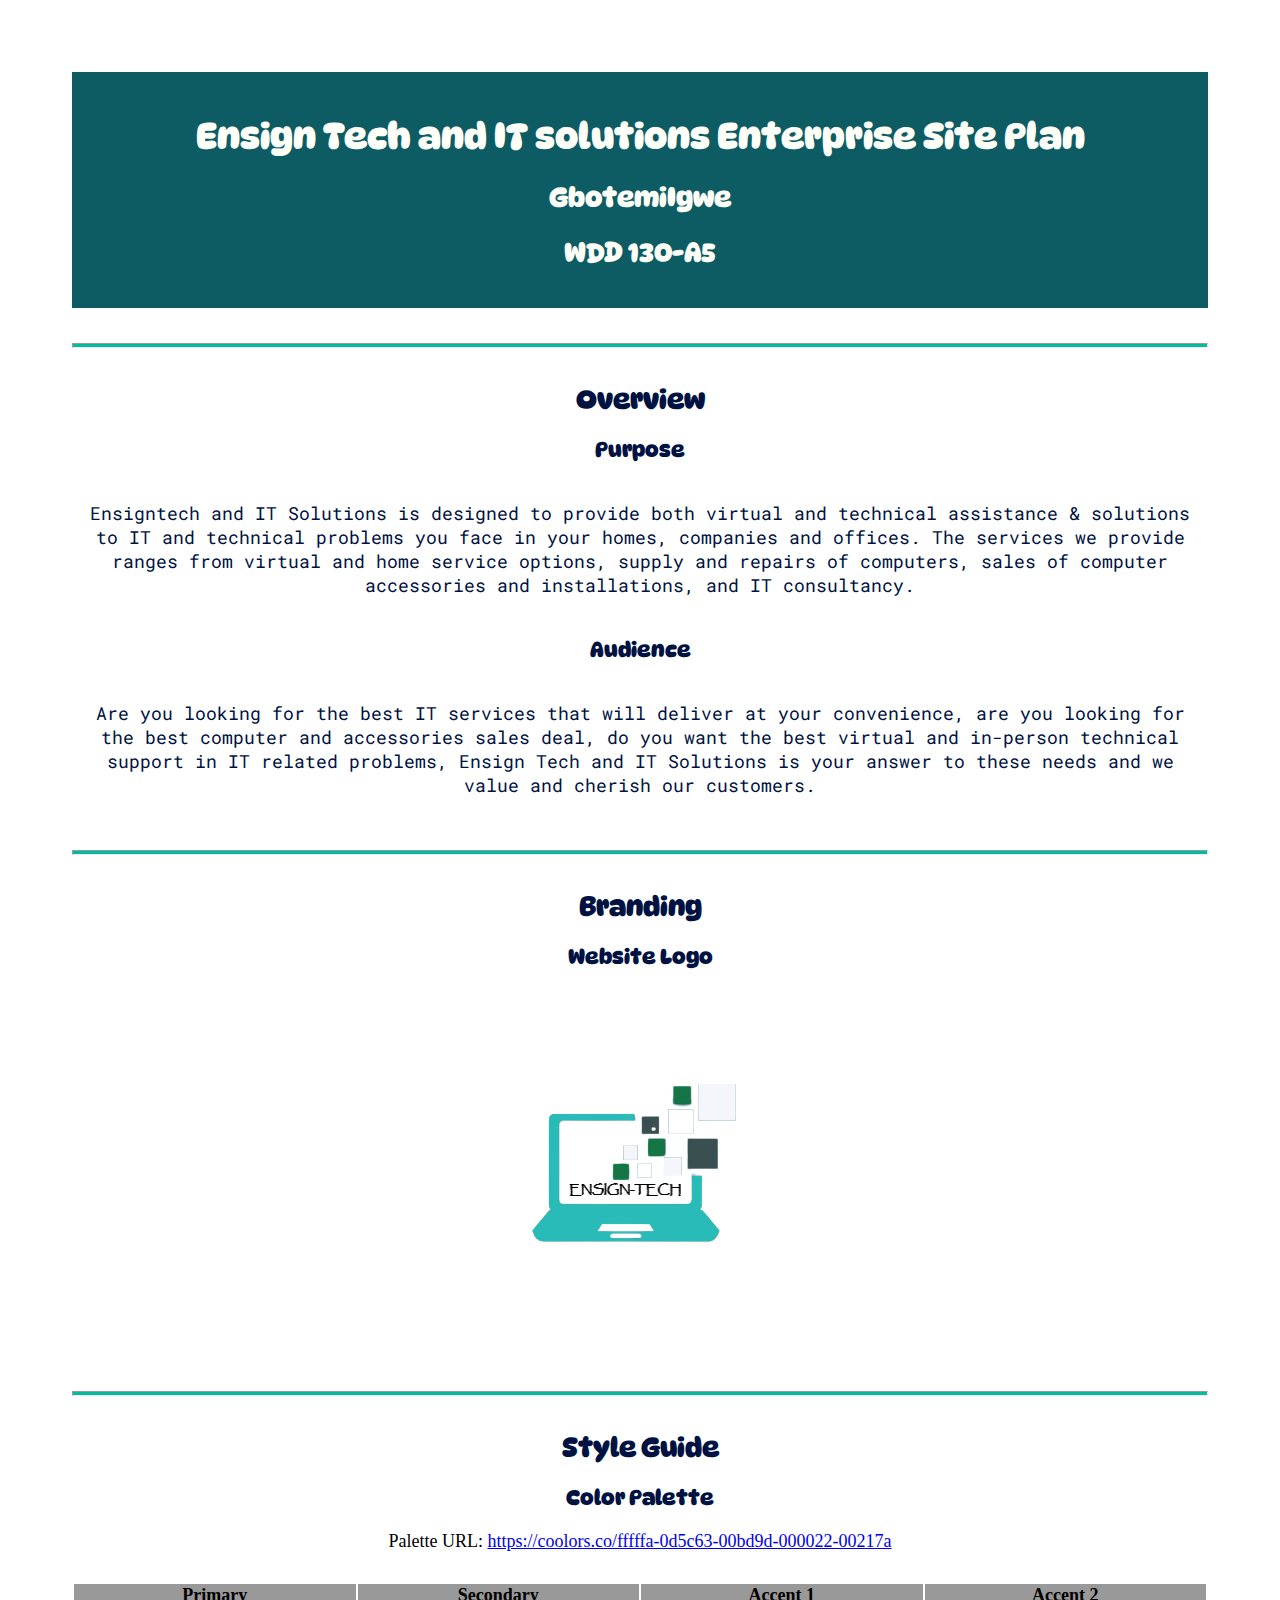
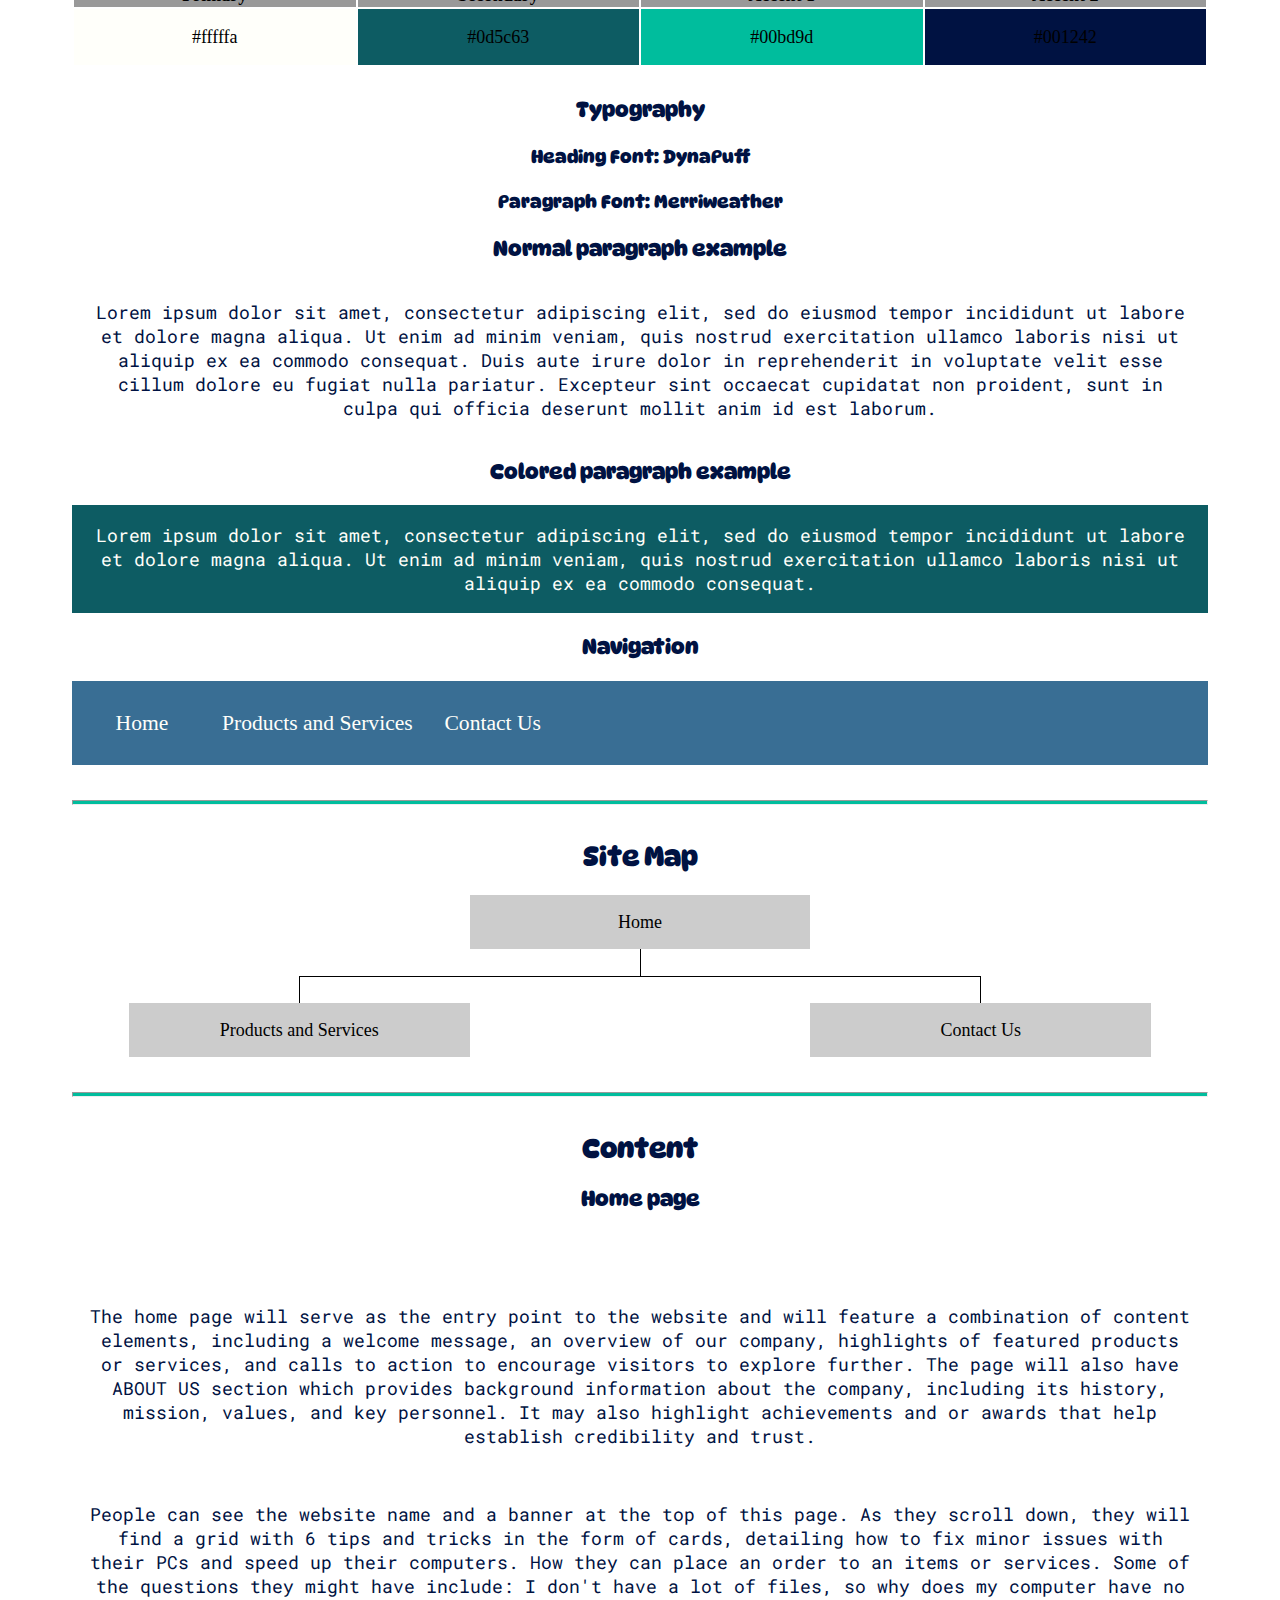
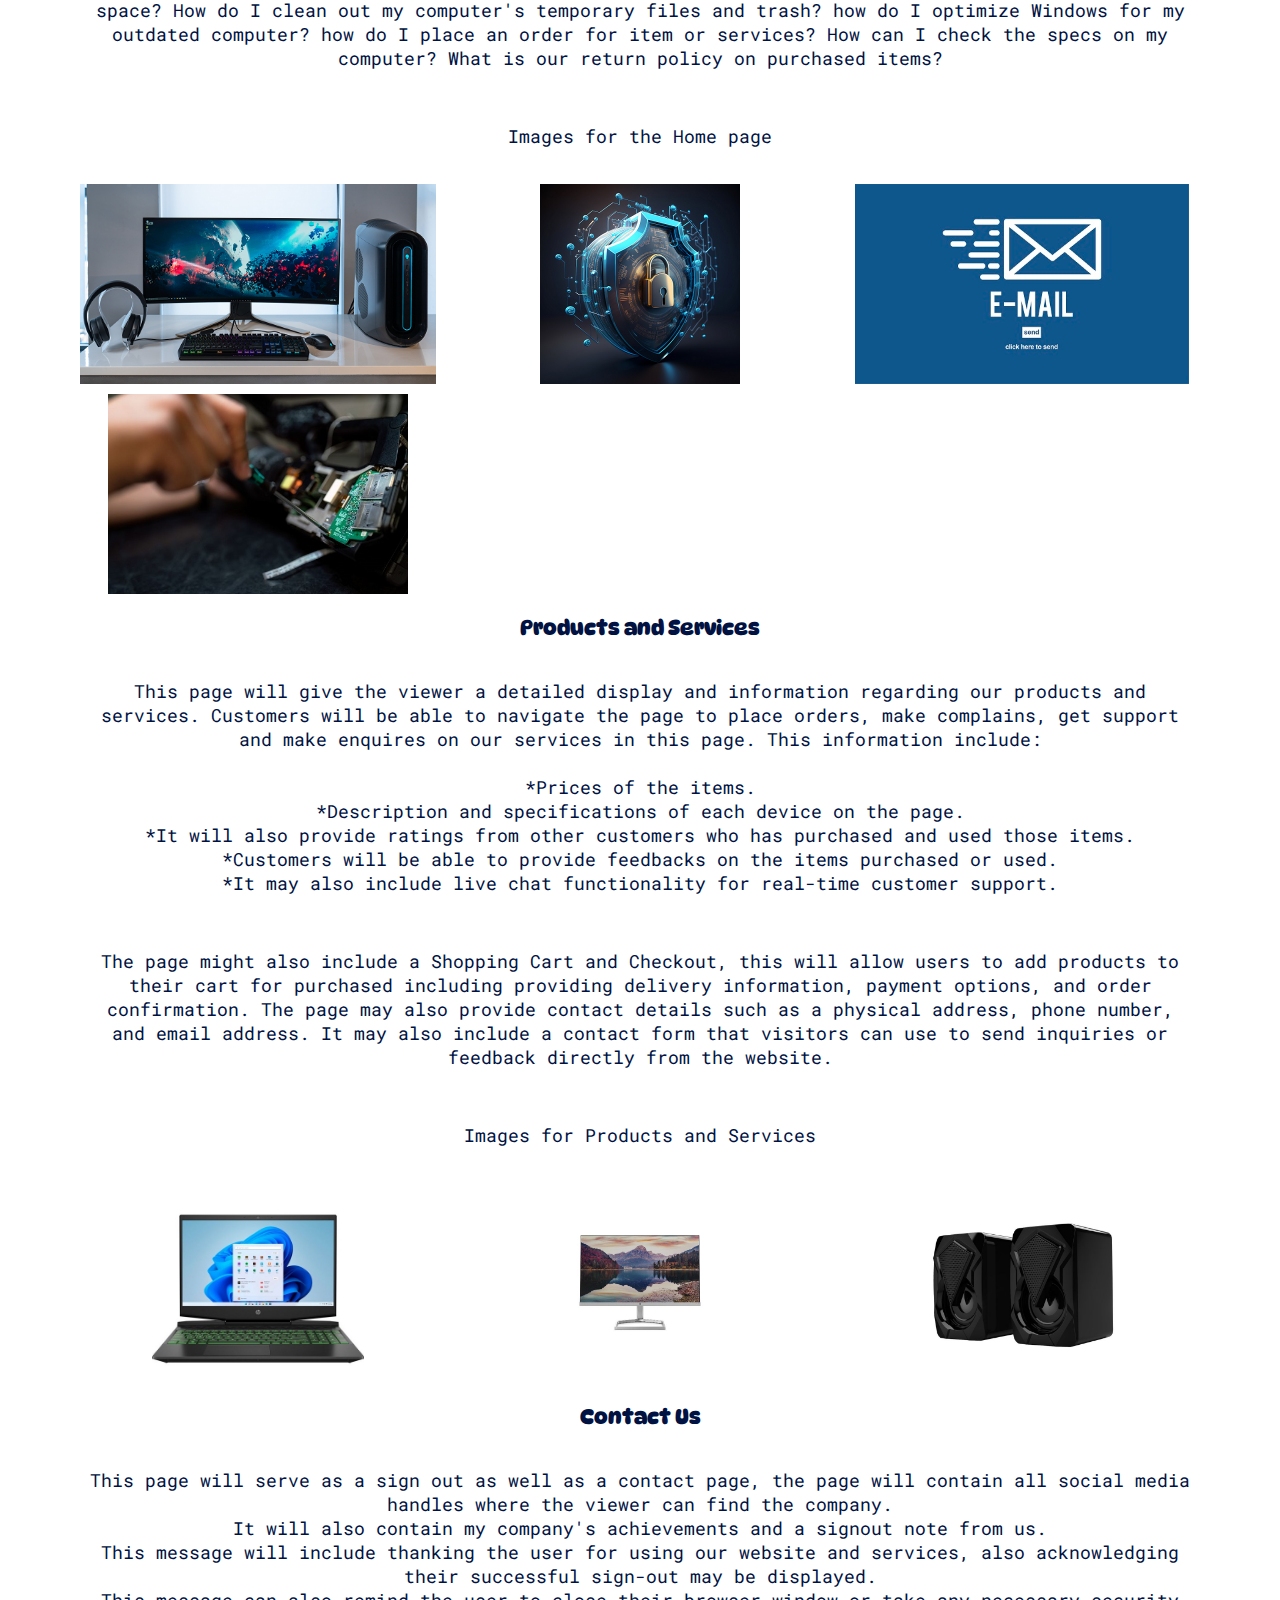
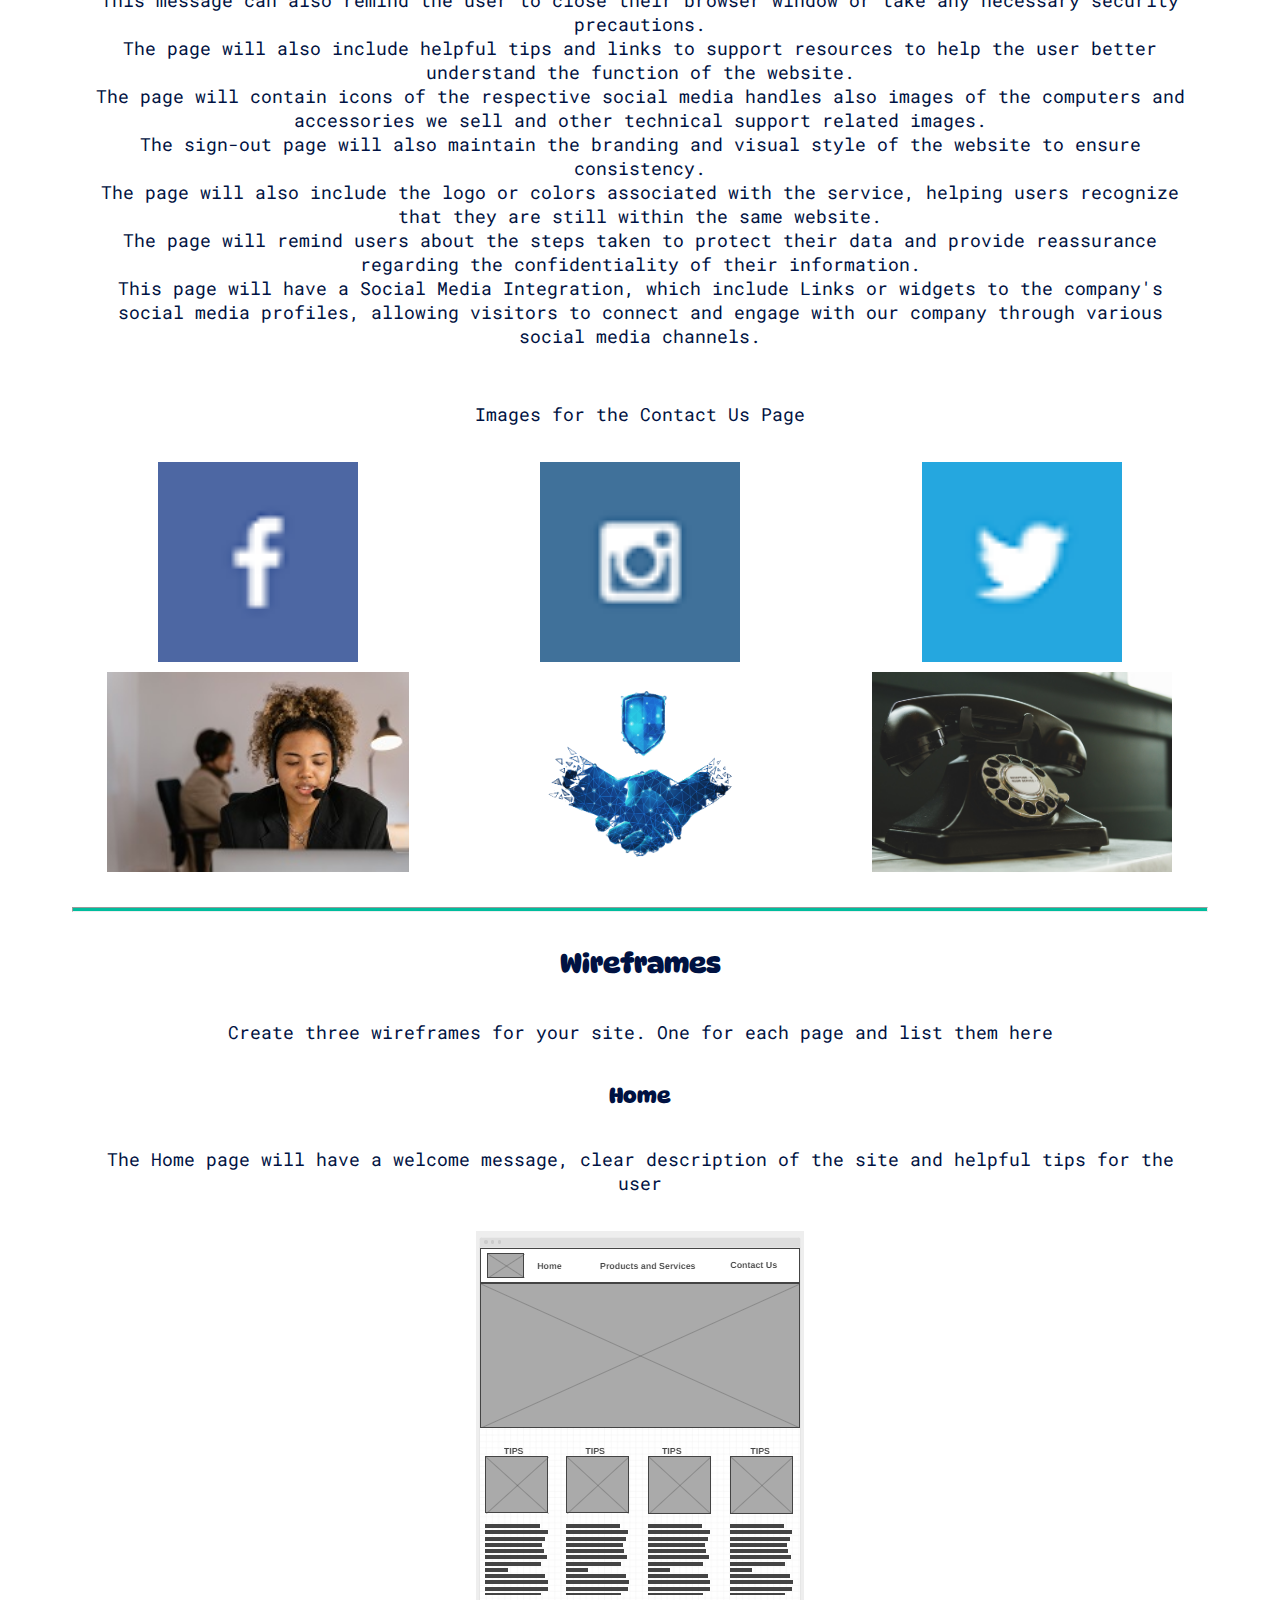
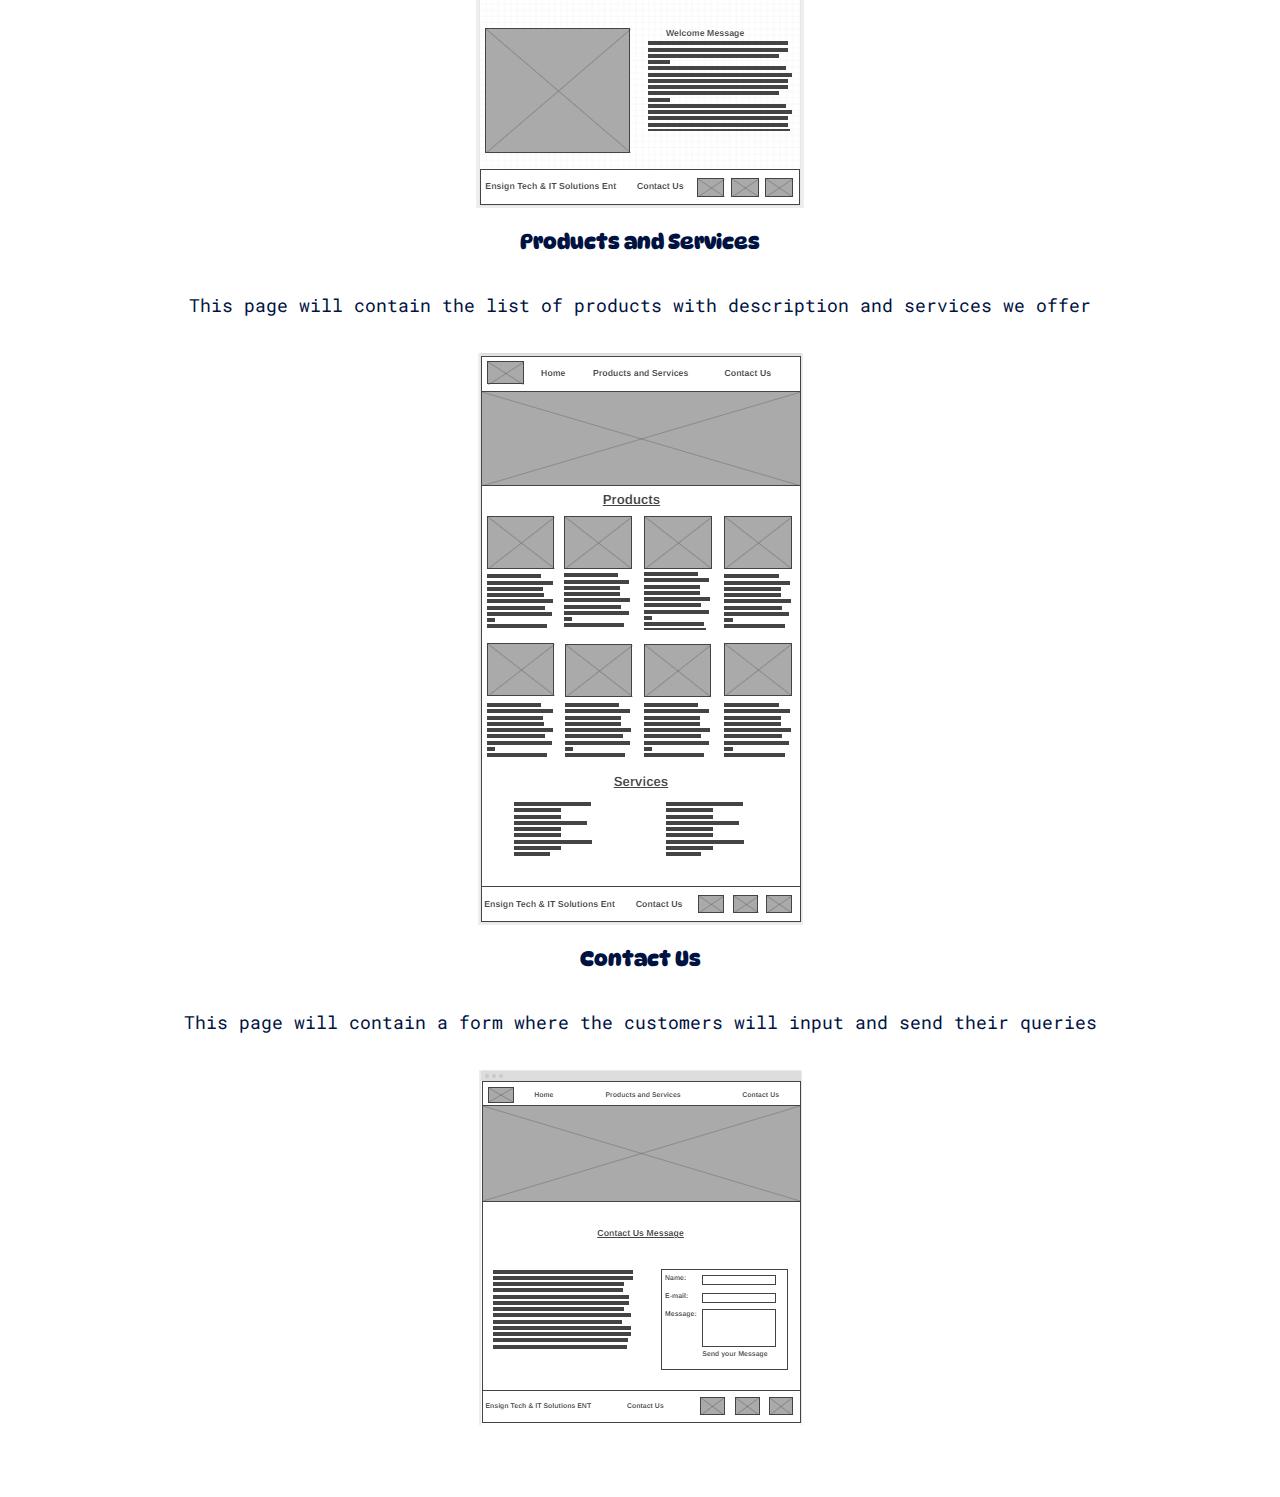
<file: mysiteplan/site-plan.html>
<!DOCTYPE html>
<html lang="en">
  <head>
    <meta charset="UTF-8" />
    <meta name="viewport" content="width=device-width, initial-scale=1.0" />
    <title>Site Plan</title>
    <link type="text/css" rel="stylesheet" href="styles/site-plan.css" />
  </head>
  <body>
    <header>
      <h1>Ensign Tech and IT solutions Enterprise Site Plan</h1>
      <h2>GbotemiIgwe</h2>
      <h2>WDD 130-A5</h2>
      <!-- In the header above, add the name or your site, your name and class number. For example if you are in section 3 you would put WDD 130.03 -->
    </header>
    <main>
      <!-- ------------------------Steps 2-3------------------------------ -->
      <hr />
      <h2>Overview</h2>
      <h3>Purpose</h3>
      <p>
        Ensigntech and IT Solutions is designed to provide both virtual and
        technical assistance & solutions to IT and technical problems you face
        in your homes, companies and offices. The services we provide ranges
        from virtual and home service options, supply and repairs of computers,
        sales of computer accessories and installations, and IT consultancy.
      </p>
      <!-- change this -->

      <h3>Audience</h3>
      <p>
        Are you looking for the best IT services that will deliver at your
        convenience, are you looking for the best computer and accessories sales
        deal, do you want the best virtual and in-person technical support in IT
        related problems, Ensign Tech and IT Solutions is your answer to these
        needs and we value and cherish our customers.
      </p>
      <!-- change this -->

      <hr />
      <h2>Branding</h2>
      <h3>Website Logo</h3>
      <!-- Replace this with some sort of logo for your site.  A logo can be as simple as the name of your site in a nice font :) -->
      <img class="logo" src="images/logfav-Copy.png" alt="Logo image" />
      <hr />
      <h2>Style Guide</h2>

      <!-- ------------------------Steps 4-8------------------------------ -->

      <h3>Color Palette</h3>
      <!--  The colors you choose for a website are one of the most important decisions you will make. Follow the instructions on the activity in iLearn then return and replace the color codes below with the hex color codes (the 6 digit numbers that show at the bottom of each color) for the colors you have chosen below.  You should have at least 2 colors but do not have to fill in all 4 if you do not need them.  -->

      <!-- Copy and paste the URL to your finished palette below Make sure to paste it into both spots -->
      Palette URL:
      <a
        href="https://coolors.co/fffffa-0d5c63-00bd9d-000022-00217a"
        target="_blank"
        >https://coolors.co/fffffa-0d5c63-00bd9d-000022-00217a</a
      >

      <table class="colors">
        <tr>
          <th>Primary</th>
          <th>Secondary</th>
          <th>Accent 1</th>
          <th>Accent 2</th>
        </tr>
        <!-- Replace the numbers in the boxes below with your hex color codes. Then switch to the site-plan.css file and change your colors there as well. -->
        <tr>
          <td class="primary">#fffffa</td>
          <td class="secondary">#0d5c63</td>
          <td class="accent1">#00bd9d</td>
          <td class="accent2">#001242</td>
        </tr>
      </table>

      <!--------------------------Step 9-------------------------------->

      <h3>Typography</h3>
      <!-- Choose a font for your paragraphs (body copy) and headlines. What font(s) have you chosen? Why did you choose what you did?  Make sure to review the list of web safe fonts at W3Schools.org as a starting point.  Think also about which of your colors above you might use for background and font colors. -->

      <h4>
        Heading Font: DynaPuff
        <!-- change this -->
      </h4>
      <h4>
        Paragraph Font: Merriweather
        <!-- change this -->
      </h4>
      <h3>Normal paragraph example</h3>
      <p>
        Lorem ipsum dolor sit amet, consectetur adipiscing elit, sed do eiusmod
        tempor incididunt ut labore et dolore magna aliqua. Ut enim ad minim
        veniam, quis nostrud exercitation ullamco laboris nisi ut aliquip ex ea
        commodo consequat. Duis aute irure dolor in reprehenderit in voluptate
        velit esse cillum dolore eu fugiat nulla pariatur. Excepteur sint
        occaecat cupidatat non proident, sunt in culpa qui officia deserunt
        mollit anim id est laborum.
      </p>
      <h3>Colored paragraph example</h3>
      <p class="colored">
        Lorem ipsum dolor sit amet, consectetur adipiscing elit, sed do eiusmod
        tempor incididunt ut labore et dolore magna aliqua. Ut enim ad minim
        veniam, quis nostrud exercitation ullamco laboris nisi ut aliquip ex ea
        commodo consequat.
      </p>

      <!--------------------------Step 10-------------------------------->

      <h3>Navigation</h3>
      <!-- Think about how you want your navigation bar to look. In the site-plan.css file change the colors to your colors to get the look you desire. -->
      <nav>
        <a href="#">Home</a>
        <a href="#">Products and Services</a>
        <a href="#">Contact Us</a>
      </nav>
      <hr />
      <h2>Site Map</h2>
      <div class="sitemap">
        <div class="sm-home">Home</div>
        <div class="sm-page2">
          Products and Services
          <!-- change this -->
        </div>
        <div class="sm-page3">
          Contact Us
          <!-- change this -->
        </div>

        <div class="top">&nbsp;</div>
        <div class="left">&nbsp;</div>
        <div class="right">&nbsp;</div>
      </div>

      <!----------Content Section ---------------->
      <hr />
      <h2>Content</h2>
      <h3>Home page</h3>
      <p class="text"></p>
      <p>
        The home page will serve as the entry point to the website and will
        feature a combination of content elements, including a welcome message,
        an overview of our company, highlights of featured products or services,
        and calls to action to encourage visitors to explore further. The page
        will also have ABOUT US section which provides background information
        about the company, including its history, mission, values, and key
        personnel. It may also highlight achievements and or awards that help
        establish credibility and trust.
      </p>
      <p>
        People can see the website name and a banner at the top of this page. As
        they scroll down, they will find a grid with 6 tips and tricks in the
        form of cards, detailing how to fix minor issues with their PCs and
        speed up their computers. How they can place an order to an items or
        services. Some of the questions they might have include: I don't have a
        lot of files, so why does my computer have no space? How do I clean out
        my computer's temporary files and trash? how do I optimize Windows for
        my outdated computer? how do I place an order for item or services? How
        can I check the specs on my computer? What is our return policy on
        purchased items?
      </p>

      <p>Images for the Home page</p>
      <div class="page1">
        <img src="./images/desktop-photo.png" alt="" />
        <img src="./images/lock.jpg" alt="" />
        <img src="./images/E-mail.jpg" alt="" />
        <img src="./images/tip1.jpg" alt="" />
      </div>

      <h3>Products and Services</h3>
      <p>
        This page will give the viewer a detailed display and information
        regarding our products and services. Customers will be able to navigate
        the page to place orders, make complains, get support and make enquires
        on our services in this page. This information include:
        <br />
        <br />

        *Prices of the items. <br />
        *Description and specifications of each device on the page. <br />
        *It will also provide ratings from other customers who has purchased and
        used those items.<br />
        *Customers will be able to provide feedbacks on the items purchased or
        used. <br />
        *It may also include live chat functionality for real-time customer
        support. <br />
      </p>

      <p>
        The page might also include a Shopping Cart and Checkout, this will
        allow users to add products to their cart for purchased including
        providing delivery information, payment options, and order confirmation.
        The page may also provide contact details such as a physical address,
        phone number, and email address. It may also include a contact form that
        visitors can use to send inquiries or feedback directly from the
        website.
      </p>

      <p>Images for Products and Services</p>
      <div class="page2">
        <img src="images/hp-pavilion-laptop.jpg" alt="computer accessories" />
        <img src="images/monitor.jpg" alt="desktop photo" />
        <img src="images/speakers.jpg" alt="laptop photos" />
      </div>

      <h3>Contact Us</h3>
      <p>
        This page will serve as a sign out as well as a contact page, the page
        will contain all social media handles where the viewer can find the
        company. <br />
        It will also contain my company's achievements and a signout note from
        us. <br />
        This message will include thanking the user for using our website and
        services, also acknowledging their successful sign-out may be displayed.
        <br />
        This message can also remind the user to close their browser window or
        take any necessary security precautions. <br />
        The page will also include helpful tips and links to support resources
        to help the user better understand the function of the website. <br />
        The page will contain icons of the respective social media handles also
        images of the computers and accessories we sell and other technical
        support related images. <br />
        The sign-out page will also maintain the branding and visual style of
        the website to ensure consistency.<br />
        The page will also include the logo or colors associated with the
        service, helping users recognize that they are still within the same
        website. <br />
        The page will remind users about the steps taken to protect their data
        and provide reassurance regarding the confidentiality of their
        information. <br />
        This page will have a Social Media Integration, which include Links or
        widgets to the company's social media profiles, allowing visitors to
        connect and engage with our company through various social media
        channels. <br />
      </p>
      <p>Images for the Contact Us Page</p>
      <div class="page3">
        <img src="images/facebook.png" alt="facebook icon" />
        <img src="images/instagram.png" alt="instagram icon" />
        <img src="images/twitter.png" alt="twitter icon" />
        <img
          src="images/techsupport2.jpg"
          alt="photo of a female tech support"
        />
        <img src="./images/welcome1.png" alt="" />
        <img src="./images/tech.jpg" alt="" />
      </div>
      <hr />
      <h2>Wireframes</h2>
      <p>
        Create three wireframes for your site. One for each page and list them
        here
      </p>
      <h3>Home</h3>
      <p>
        The Home page will have a welcome message, clear description of the site
        and helpful tips for the user
      </p>
      <img src="images/homepage.png" alt="home page wireframe" />

      <h3>Products and Services</h3>
      <p>
        This page will contain the list of products with description and
        services we offer
      </p>
      <img
        src="images/products-and-services.png"
        alt="products and services page wireframe"
      />

      <h3>Contact Us</h3>
      <p>
        This page will contain a form where the customers will input and send
        their queries
      </p>
      <img
        src="images/contac-us-wireframe.png"
        alt="contact us page wireframe"
      />
    </main>
  </body>
</html>
</file>
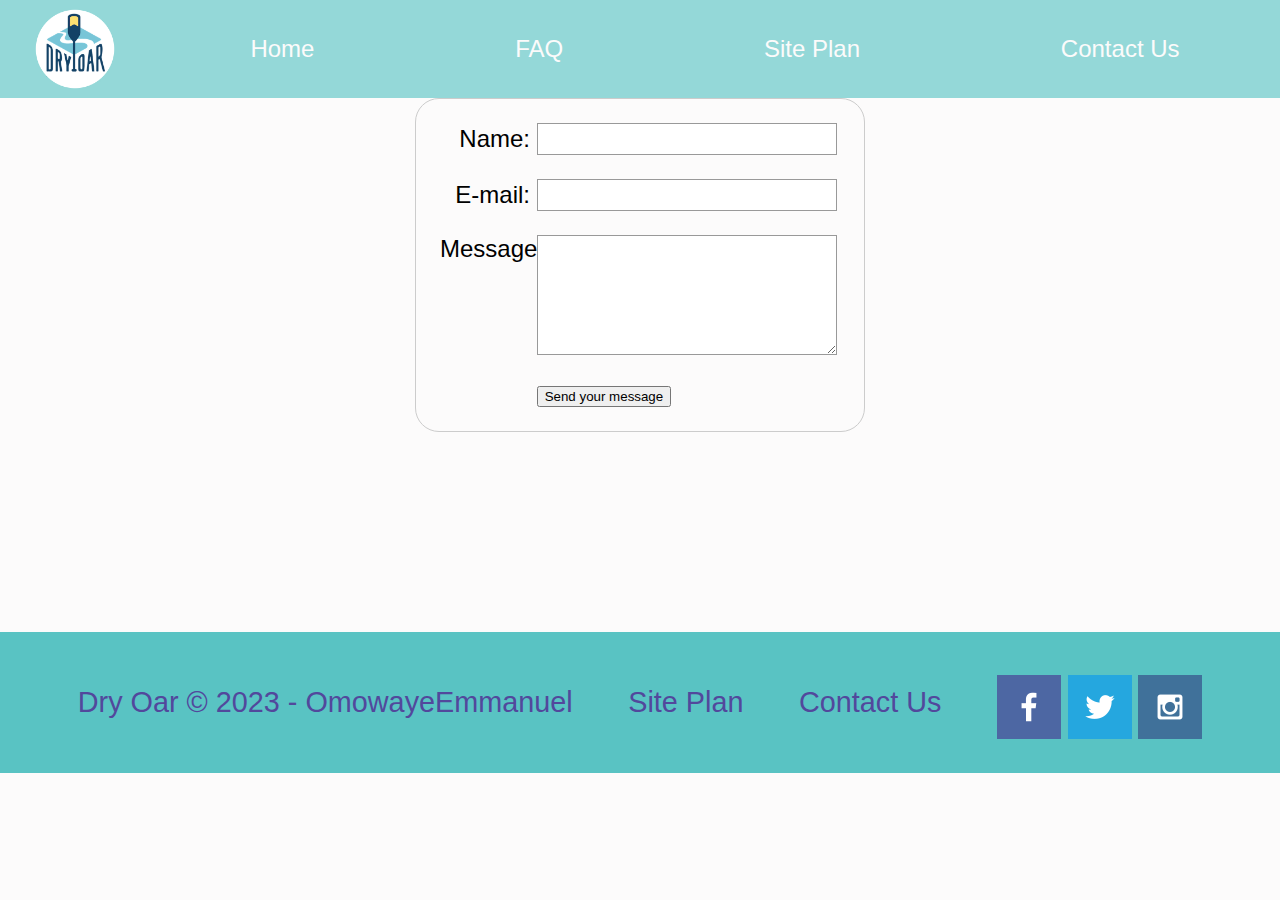
<file: wwr/contact~us.html>
<!DOCTYPE html>
<html lang="en">
<head>
    <link rel="stylesheet" href="styles/style.css">
    <meta charset="UTF-8">
    <meta http-equiv="X-UA-Compatible" content="IE=edge">
    <meta name="viewport" content="width=device-width, initial-scale=1.0">
    <title>Contact Us</title>
    <style>
        form {
  /* Center the form on the page */
  margin: 0 auto;
  width: 400px;
  /* Form outline */
  padding: 1em;
  border: 1px solid #ccc;
  border-radius: 1em;
}

ul {
  list-style: none;
  padding: 0;
  margin: 0;
}

form li + li {
  margin-top: 1em;
}

label {
  /* Uniform size & alignment */
  display: inline-block;
  width: 90px;
  text-align: right;
}

input,
textarea {
  /* To make sure that all text fields have the same font settings
     By default, textareas have a monospace font */
  font: 1em sans-serif;

  /* Uniform text field size */
  width: 300px;
  box-sizing: border-box;

  /* Match form field borders */
  border: 1px solid #999;
}

input:focus,
textarea:focus {
  /* Additional highlight for focused elements */
  border-color: #000;
}

textarea {
  /* Align multiline text fields with their labels */
  vertical-align: top;

  /* Provide space to type some text */
  height: 5em;
}

.button {
  /* Align buttons with the text fields */
  padding-left: 90px; /* same size as the label elements */
}

button {
  /* This extra margin represent roughly the same space as the space
     between the labels and their text fields */
  margin-left: 0.5em;
}
#feedback {
    background-color: antiquewhite;
    position: absolute;
    top: 0;
    left: 0;
    right: 0;
    padding: .5em;
    /* make this element invisible until we are ready for it */
    display: none;      
}
.moveDown {
    margin-top: 3em;
}
    </style>
</head>
<body>
    <header>
        <a id="logo_link" href="index.html">
            <img class="logo" src="images/logo.png" alt="Rafting Logo">
        </a>
        <nav>
            <a href="index.html">Home</a>
            <a href="faq.html">FAQ</a>
            <a href="site-plan-rafting.html">Site Plan</a>
            <a href="contact~us.html">Contact Us</a>
        </nav>
    </header>
    <main>
        <div id="feedback"></div>
        <form action="/my-handling-form-page" method="post">
            <ul>
                <li>
                <label for="name">Name:</label>
                <input type="text" id="name" name="user_name" />
                </li>
                <li>
                <label for="mail">E-mail:</label>
                <input type="email" id="mail" name="user_email" />
                </li>
                <li>
                <label for="msg">Message:</label>
                <textarea id="msg" name="user_message"></textarea>
                </li>
                <li class="button">
                    <button type="submit">Send your message</button>
                </li>
            </ul>
        </form>
    </main>
    <footer>
        <p>Dry Oar &copy; 2023 - OmowayeEmmanuel</p>
        <p><a href="site-plan-rafting.html">Site Plan</a></p>
        <p><a href="contact~us.html">Contact Us</a></p>
        <div class="social">
            <a href="https://facebook.com" target="_blank">
                <img src="images/facebook.png" alt="fb icon">
            </a>
            <a href="https://twitter.com" target="_blank">
                <img src="images/twitter.png" alt="twitter icon">
            </a>
            <a href="https://instagram.com" target="_blank">
                <img src="images/instagram.png" alt="instagram icon">
            </a>
    </footer>
    <script>
        // get the feedback div element so we can do something with it.
        const feedbackElement = document.getElementById('feedback');
        // get the form so we can read what was entered in it.
        const formElement = document.forms[0];
        // add a 'listener' to wait for a submission of our form. When that happens run the code below.
        formElement.addEventListener('submit', function(e) {
            // stop the form from doing the default action.
            e.preventDefault();
            // set the contents of our feedback element to a message letting the user know the form was submitted successfully. Notice that we pull the name that was entered in the form to personalize the message!
            feedbackElement.innerHTML = 'Hello '+ formElement.user_name.value +'! Thank you for your message. We will get back with you as soon as possible!';
            // make the feedback element visible.
            feedbackElement.style.display = "block";
            // add a class to move everything down so our message doesn't cover it.
            document.body.classList.toggle('moveDown');
        });
    </script>
</body>
</html>
</file>
<file: mysiteplan/styles/utilities.css>
@import url("https://fonts.googleapis.com/css2?family=DynaPuff&family=Roboto+Mono&family=Rock+Salt&display=swap");
@import url("https://fonts.googleapis.com/css2?family=Merriweather+Sans:wght@700&family=Roboto:wght@300&family=Rock+Salt&display=swap");
:root {
  --primary-color: #fffffa;
  --secondary-color: #0d5c63;
  --accent1-color: #00bd9d;
  --accent2-color: #001242;
  --heading-font: "DynaPuff";
  --paragraph-font: Lato, "Roboto Mono", sans-serif;
  --headline-color-on-white: #001242;
  --headline-color-on-color: #00bd9d;
  --paragraph-color-on-white: #001242;
  --paragraph-color-on-color: #00bd9d;
  --paragraph-background-color: #0d5c63;
  --nav-link-color: #fffffa;
  --nav-background-color: #0d5c63;
  --nav-hover-link-color: #0d5c63;
  --nav-hover-background-color: #fffffa;
}

/* General Selector */
*,
*::after,
*::before {
  margin: 0;
  padding: 0;
  box-sizing: border-box;
}

body {
  font-family: var(--paragraph-font);
  max-width: 1500px;
  margin: 0 auto;
}

/* Footer Section */
footer {
  display: flex;
  justify-content: space-around;
  align-items: center;
  background: var(--accent2-color);
  color: var(--headline-color-on-color);
  padding: 1rem;
}

footer p {
  font-weight: bold;
  font-size: 1.2rem;
}
footer p a{
  text-decoration: none;
  color: var(--nav-hover-background-color);
}
footer .social-links {
  display: flex;
  align-items: center;
  gap: 2rem;
}
footer .social-links a i {
  font-size: 2rem;
}

footer p a:hover {
  background: var(--accent1-color);
  padding: 0.4rem 2rem;
}

@media screen and (max-width: 320px) {
  footer {
    flex-direction: column;
    gap: 1rem;
    padding: 1rem;
  }
  footer h3 {
    font-size: 0.9rem;
    text-align: center;
  }
  footer p{
    font-size: 1rem;
  }
  footer .social-links {
    gap: 1rem;
  }
  footer .social-links a i {
    font-size: 1.2rem;
  }
}
</file>
<file: mysiteplan/styles/style.css>
/* Home Section */
#home .home {
  overflow: hidden;
  position: relative;
}

/* Header Section */
#home .home header .logo {
  width: 150px;
  height: 100px;
}
#home .home header .logo img {
  width: 100%;
  height: 100%;
  cursor: pointer;
}
#home .home header {
  display: flex;
  align-items: center;
}
#home .home header nav {
  width: 100%;
}
#home .home header nav ul {
  list-style-type: none;
  display: flex;
  justify-content: space-around;
}

#home .home header nav ul li a {
  text-decoration: none;
  color: #fffffa;
  font-size: 1.5rem;
  font-weight: bold;
  cursor: pointer;
}
#home .home header nav ul li a:hover {
  padding: 0.2-rem 2rem;
  background-color: var(--accent1-color);
}

/* home title */
#home .home .home-msg {
  color: #00bd9d;
  position: absolute;
  top: 25%;
  left: 3%;
}
#home .home .home-msg h1 {
  font-family: "Merriweather Sans", sans-serif;
  font-size: 7rem;
  width: 900px;
}
#home .home .bg {
  height: 85vh;
  width: 100vw;
  overflow: hidden;
}
#home .home .bg video {
  width: auto;
  height: auto;
  min-height: 100%;
  min-width: 100%;
  position: absolute;
  top: 50%;
  left: 50%;
  transform: translate(-50%, -50%);
  z-index: -1;
}

/* Tip Section */
#tips {
  /* height: 100vh; */
  background: #0d5c63;
  color: #fffffa;
}
#tips .tip-header {
  display: flex;
  justify-content: center;
  align-items: center;
  flex-direction: column;
  padding: 3% 0%;
}
#tips .tip-header h2 {
  font-size: 3rem;
  font-family: "Merriweather Sans", sans-serif;
  font-weight: bold;
}
#tips .tip-header p {
  width: 90%;
  font-size: 1rem;
  text-align: center;
}
#tips .tips {
  display: grid;
  grid-template-columns: repeat(4, 1fr);
  justify-items: center;
  align-items: center;
}
#tips .tips .tip-card {
  width: 300px;
  height: 400px;
  padding: 10px;
  box-shadow: rgb(38, 57, 77) 0px 20px 30px -10px;
  border-radius: 10px;
}
#tips .tips .tip-card .tips-img {
  width: 280px;
  height: 200px;
}
#tips .tips .tip-card .tips-img img {
  width: 100%;
  height: 100%;
  border-radius: 10px;
}
#tips .tips .tip-card .tips-content {
  padding: 10px;
}
#tips .tips .tip-card .tips-content p {
  font-size: 0.8rem;
  line-height: 20px;
}

/* Welcome Section */

#welcome .welcome .welcome-grid {
  display: grid;
  grid-template-columns: repeat(2, 1fr);
  align-items: center;
  justify-items: center;
  background: #0d5c63;
  color: #fffffa;
  padding-top: 3%;
}
#welcome .welcome .welcome-grid .welcome-header {
  text-align: center;
  padding-bottom: 5%;
}
#welcome .welcome .welcome-grid .welcome-header h2 {
  font-size: 3.5rem;
  font-family: "Merriweather Sans", sans-serif;
  font-weight: 700;
}
#welcome .welcome .welcome-grid .welcome-content {
  width: 700px;
}
#welcome .welcome .welcome-grid .welcome-content p {
  font-size: 1rem;
  line-height: 25px;
}

/* Media Query */
@media screen and (max-width: 430px) {
  /* Home Section */
  /* Header Section */
  #home .home header {
    align-items: start;
    flex-direction: column;
  }
  #home .home header nav ul {
    flex-direction: column;
    padding-left: 2%;
  }

  #home .home header nav ul li a {
    font-size: 1rem;
  }

  /* home title */
  #home .home .home-msg {
    top: 50%;
  }
  #home .home .home-msg h1 {
    font-size: 2rem;
    width: 300px;
  }
  #home .home .home-msg h2 {
    font-size: 1rem;
    width: 200px;
  }
  /* Tip Section */
  #tips .tip-header {
    padding: 3% 0%;
  }
  #tips .tip-header h2 {
    font-size: 2rem;
  }
  #tips .tip-header p {
    font-size: 0.8rem;
    text-align: left;
  }
  #tips .tips {
    grid-template-columns: repeat(1, 1fr);
  }

  /* Welcome Section */
  #welcome .welcome .welcome-grid {
    display: flex;
    flex-direction: column;
  }
  #welcome .welcome .welcome-grid .welcome-img img {
    width: 290px;
  }
  #welcome .welcome .welcome-grid .welcome-header h2 {
    font-size: 2rem;
  }
  #welcome .welcome .welcome-grid .welcome-content {
    width: 300px;
    padding-bottom: 2%;
  }
  #welcome .welcome .welcome-grid .welcome-content p {
    font-size: 0.8rem;
  }
  /* Footer Section */
  footer {
    flex-direction: column;
    gap: 1rem;
    padding: 1rem;
  }

  footer h3 {
    font-size: 0.9rem;
    text-align: center;
  }
  footer p {
    font-size: 1rem;
  }
  footer .social-links {
    gap: 1rem;
  }
  footer .social-links a i {
    font-size: 1.2rem;
  }
}
</file>
<file: wwr/styles/style.css>
@import url('https://fonts.googleapis.com/css2?family=Roboto:wght@300&family=Rock+Salt&display=swap');

#content {
    max-width: 1600px;
    margin: 0 auto;
}

nav a{
    text-align: center;
    color: #EBEBEB;
}

#hero-img {
    width: 100%;
    /* height: 127%; */
}
#hero-msg h1, #hero-msg h4 {
    text-align: center;
}

.button-box {
    text-align: center;
}

main section {
    text-align: center;
}

#background {
    height: 725px;
}

body {
    background-color: 	#EBEBEB;
    font-size: 22px;
    margin: 0;
    padding: 0;
}

header {
    display: grid;
    grid-template-columns: 150px auto;
    background-color: #59c3c3a3;
}

footer .social img {padding-top: 15px;}

nav a:hover {
    background-color: 	#CAD2C5;
    color: #52489C;
    text-decoration: none;
    
}

.book:hover, .join:hover {
    background-color: 	#EBEBEB;
    color: #52489C;
}

#background {
    background-color: #59C3C3;
}

.msg {
    background-color: #CAD2C5;
}

footer {
    background-color: #59C3C3;
    color: #52489C;
    padding: 25px 50px;
    margin-top: 200px;
    display: flex;
    justify-content: space-around;
    align-items: center;
}

.home-title {
    color: #95cfdc;
    font-family: 'Rock Salt', 'Bradley Hand', sans-serif;
    font-size: 2em;
    margin-top: 10px;
}

h4 {
    color: #958ec8
}

.msg h2 {
    color: #52489C;
    font-family: Roboto serif;
}
.msg p {
    color: #52489C;
    font-size: .8em;
    padding-bottom: 15px;
}

footer a {
    color: #52489C;
    text-decoration: none;
}

footer a:hover {
    color: #EBEBEB;
}

.icon {
    width: 80px;
    padding-top: 10px;
}

.logo {
    width: 80px;
}

footer p {
    font-size: 1.2em;
}    

footer p a:hover {
    text-decoration: underline;
}    
     
.msg {
    background-color: #bdeee3;
    line-height: 1.5em;
    padding: 35px;
    grid-column: 6/10;
    grid-row: 6/7;
    box-shadow: 5px 5px 10px #6f7364;
  }

  body {
    background-color: #fcfbfb;
    font-family: Raleway, Arial, Helvetica;
    font-size: 24px;
    margin: 0;
    padding: 0;
}

h2 {
    margin: 0;
    font-family: Ubuntu;
}
           
nav a {
    text-decoration: none;
    color: #fcfbfb;
    text-align: center;
    padding: 35px;
}


.book, .join {
    background-color: #59C3C3;
    color: black;
    text-decoration: none;
    font-size: 18px;
    padding: 15px 30px;
    margin-top: 50px;
    border-radius: 5px;
}

.rivers-card, .camping-card, .rapids-card {
    margin: 200px 0;
}

.card-img, .mountains {
    border: 10px solid #59C3C3;
    width: 100%;
    transition: transform .5s;
    box-shadow: 5px 5px 10px #6f7364;
}
main section img {
    box-sizing: border-box;
}

#logo_link {
    top: 5px;
    padding-top: 5px;
    justify-self: center;
    align-self: center;
   }
    
nav {
    display: flex;
    justify-content: space-around;
}
     
#hero {
    display: grid;
    grid-template-columns: 1fr 3fr 1fr;
}

#hero-box {
    grid-column: 1/4;
    grid-row: 1/3;
}

#hero-msg h4 {
    color: white;
}

hero-msg {
    grid-column: 2/span 3;
    grid-row: 1/span 2;
}

#hero {
    display: grid;
    grid-template-columns: 1fr 3fr 1fr;
    margin-top: -100px; 
}
      
#hero-msg {
    grid-column: 2/3;
    grid-row: 1/2;
    margin-top: 100px;
}

#hero-box {
    grid-column: 1/4;
    grid-row: 1/3;
    z-index: -1;
}


main.home-grid {
    display: grid;
    grid-template-columns: 1fr 1fr 1fr 1fr 1fr 1fr 1fr 1fr 1fr 1fr;
}

.rivers-card {
    grid-column: 2/4;
    grid-row: 2/3;
}

.camping-card {
    grid-column: 5/7;
    grid-row: 2/3;
}

.rapids-card {
    grid-column: 8/10;
    grid-row: 2/3;
}

#background {
    grid-column: 1/11;
    grid-row: 4/9;
}

.mountains {
    width: 100%;
    grid-column: 2/7;
    grid-row: 5/8;
    box-shadow: 5px 5px 10px #6f7364;
}


.card-img:hover {
    opacity: .6;
    transform: scale(1.1);
}
  


/* ------------------------- ABOUT US PAGE ------------------------- */

.title-aboutus {
    text-align: center;
    font-size: 35px;
}
.title-aboutus h2 {
    margin-top: 70px;
}
.title-aboutus img {
    width: 30%;
    border: 10px solid #4491a2;
    box-shadow: 5px 5px 10px #6f7364;
    transition: transform .5s;
    
}

.aboutus-grid {
    display: grid;
    grid-template-columns: repeat(3, 1fr);
    text-align: center;
    box-sizing: border-box;
    
    
}
.question{
    background: #59c3c3a3;;
    margin: 70px;
    word-wrap: break-word;
    vertical-align: middle;
    border: 10px solid #4491a2;
    box-shadow: 5px 5px 10px #6f7364;
    transition: transform .5s;
    min-width: 95%; 
    min-height: 50px;

}

.question:hover {
    opacity: .5.5;
    transform: scale(1.1);

}
.aboutus-grid .question h3  {
    font-size: 18px;
    padding: 10px;
    
}
.aboutus-grid .question p {
    font-size: 18px;
    padding: 10px;

}
.aboutus-grid .question li {
    font-size: 18px;
    padding: 5px;
}

@media screen and (max-width: 900px) {
    #hero, .home-grid {
        display: block;
        height: auto;
    }
    nav, footer {
        flex-direction: column;
    }
    nav a {
        display: block;
        padding: 15px;
    }
    #hero {
        margin-top: 0;
    }
    #hero-msg {
        margin-top: 0;
    }
    #hero-msg h4 {
        display: none;
    }
    .home-title {
        font-size: 25px;
        color: #6f7364;
    }
    .rivers-card, .camping-card, .rapids-card { 
        margin: 50px auto;
        width: 60%;
    }

    #background {
        display: none;
    }
    .mountains, .msg {
        width: 80%;
        display: block;
        margin: 0 auto;
    }
    footer {
        margin-top: 25px;
    }

    /* about us css */

    .aboutus-grid {
        display: block;

    }

    .question {
        width: 60%;
        margin: 50px auto;
        min-width: 400px;
    }
}
</file>
<file: grid.css>
.content1 {
    width: 80%;
    height: 500px;
    border: 1px solid;
    display: grid;
    grid-template-columns: 1fr 1fr;
    grid-template-rows: 1fr 1fr;
    justify-items: center;
    align-items: center;
  }
  .content2 {
    width: 80%;
    height: 500px;
    border: 1px solid;
    display: grid;
    grid-template-columns: 150px 150px;
    grid-template-rows: 150px 150px;
    justify-content: center;
    align-content: center;
  }
  .content3 {
    width: 80%;
    height: 500px;
    border: 1px solid;
    display: grid;
    grid-template-columns: 150px 150px;
    grid-template-rows: 150px 150px;
    justify-content: center;
    align-content: center;
  }
  
  .red {
  width: 100px;
  height: 100px;
  background-color: red;
  
  }
  .green {
  width: 100px;
  height: 100px;
  background-color: green;
   
  }
  .yellow {
  width: 100px;
  height: 100px;
  background-color: gold;
  
  }
  .blue {
  width: 100px;
  height: 100px;
  background-color: blue;
  
  }
  
  .red2 {
  width: 100%;
  height: 100%;
  background-color: red;
  
  }
  .green2 {
  width: 100%;
  height: 100%;
  background-color: green;
   
  }
  .yellow2 {
  width: 100%;
  height: 100%;
  background-color: gold;
  
  }
  .blue2 {
  width: 100%;
  height: 100%;
  background-color: blue;
  
  }
</file>
<file: layout-revisited.css>
section {
    width: 50%;
    border: 1px solid;
}

p:nth-of-type(1) {
    text-align: left;
}

p:nth-of-type(2) {
    text-align: center;
}

p:nth-of-type(3) {
    text-align: right;
}

.block2 {
    margin: 0 auto;
}

.block3 {
    margin-left: auto;
}

.block4 {
    margin: 0 auto;
}

.block4 p:nth-of-type(1) {
    text-align: right
}

.block4 p:nth-of-type(2) {
    text-align: center;
}

.block4 p:nth-of-type(3) {
    text-align: left;
}

.block4 p:nth-of-type(4) {
    text-align: left;
}
</file>
<file: positionstyles.css>
/* CSS - Name: "positionstyles.css" */
/* Activity 1 styles */
.content1 {
  /* This is the parent of the activity 1 boxes. */
  display: grid;
  grid-template-columns: 1fr 1fr;
  justify-items: center;
  gap: 20px;

}
.red1 { 
  width: 100%; 
  height: 100px; 
  grid-column: 1/3;
  background-color: red; 

} 
.green1 {
  width: 200px; 
  height: 200px; 
  background-color: green; 

} 
.yellow1 {
  width: 200px; 
  height: 200px; 
  background-color: gold; 
} 
.blue1 {
  width: 100%; 
  height: 100px; 
  grid-column: 1/3;
  background-color: blue; 
} 
/* Activity 2 styles */ 
.content2 {
  /* This is the parent of the activity 2 boxes. */
  display: grid;
  grid-template-columns: repeat(5, 50px);
  grid-template-rows: repeat(5, 50px);
}
.red2 {
  width: 100px; 
  height: 100px; 
  background-color: red; 
} 
.green2 { 
  width: 100px; 
  height: 100px; 
  background-color: green; 
  grid-row: 2/4;
  grid-column: 2/4;
  z-index: 1;
} 
.yellow2 {
  width: 100px; 
  height: 100px; 
  background-color: gold; 
  grid-row: 3/5;
  grid-column: 3/5;
  z-index: 2;
} 
.blue2 {
  width: 100px; 
  height: 100px; 
  background-color: blue; 
  grid-row: 4/6;
  grid-column: 4/6;
  z-index: 3;
} 
/* Activity 3 styles */ 
.content3 {
  /* This is the parent of the activity 3 boxes. */
  display: grid;
  grid-template-columns: repeat(2, 1fr);
  grid-column-gap: 80px;
}
.red3 {
  width: 100%; 
  height: 100px; 
  background-color: red; 
  grid-column: 1/3;
} 
.green3 {
  width: 100%; 
  height: 200px; 
  background-color: green;
} 
.yellow3 {
  width: 100%; 
  height: 200px; 
  background-color: gold; 
} 
.blue3 {
  width: 100%;
  height: 100px; 
  background-color: blue; 
  grid-column: 1/3;
} 
/* Activity 4 styles */ 
.content4 {
  /* This is the parent of the activity 4 boxes. */
  display: grid;
  grid-template-columns: repeat(2, 1fr);
  grid-template-rows: repeat(3, 1fr);
  height: 400px;
}
.red4 {
  width: 100%; 
  height: 100%; 
  background-color: red; 
  grid-column: 1/2;
  grid-row: 1/4;
} 
.green4 {
  width: 100%; 
  height: 100%; 
  background-color: green; 
  grid-row: 1/2;
} 
.yellow4 {
  width: 100%; 
  height: 100%; 
  background-color: gold; 
} 
.blue4 {
  width: 100%; 
  height: 100%; 
  background-color: blue; 
} 
/* Activity 5 styles */ 
.content5 {
  /* This is the parent of the activity 5 boxes. */
  height: 400px;
}
.red5 { 
  width: 100%; 
  height: 100px; 
  background-color: red; 
} 
.green5 { 
  width: 200px; 
  height: 200px; 
  background-color: green; 
  float: left;

} 
.yellow5 {
  width: 100%; 
  height: 270px; 
  background-color: gold; 

} 
.blue5 {
  width: 100%; 
  height: 100px; 
  background-color: blue; 
} 
/* Activity 6 styles */ 
.content6 {
  /* This is the parent of the activity 6 boxes. */
  display: grid;
  grid-template-columns: repeat(5, 1fr);
  justify-content: center;
}
.red6 {
  width: 100%; 
  height: 200px; 
  background-color: red; 
  grid-column: 1/4;
  grid-row: 1/3;
} 
.green6 {
  width: 100%; 
  height: 200px; 
  background-color: green; 
  grid-column: 1/3;
  grid-row: 4/6;
  z-index: 2;
} 
.yellow6 {
  width: 100%; 
  height: 100%px; 
  background-color: gold; 
  grid-column: 4/6;
  grid-row: 3/6;
  z-index: 2;
} 
.blue6 {
  width: 100%; 
  height: 400px; 
  background-color: blue; 
  grid-column: 2/5;
  grid-row: 2/5;
  z-index: 1;
} 


/* Do not make any changes below here */
.activity {
  width: 70%; 
  margin: 20px auto; 
  font-family: Arial, sans-serif; 
  border: 1px solid black; 
  padding: 10px; 
  clear:both; 
  overflow: auto;
} 

.hint {
  border: 1px solid grey;
  background: #e0e0e0;
  padding: .5em;
  position: relative;
  margin: 1em 0;
}
.hint h3 {
  margin: 0;
}
.hint:hover {
  background: #d0d0d0;
}
.hint > div {
  display: none;
}

.hint input[type=checkbox] {
  position: absolute;
  width: 100%;
  height: 100%;
  opacity: 0;
  z-index: 1;
  cursor: pointer;
}

.hint input[type=checkbox]:checked ~ div {
  display: block;
}

.hint i {
  position: absolute;
  transform: translate(-6px, 0);
  margin-top: 16px;
  right: 10px;
  top: -3px;
}
.hint i:before, .hint i:after {
  content: "";
  position: absolute;
  background-color: black;
  width: 3px;
  height: 9px;
}
.hint i:before {
  transform: translate(2px, 0) rotate(45deg);
}
.hint i:after {
  transform: translate(-2px, 0) rotate(-45deg);
}

.hint input[type=checkbox]:checked ~ i:before {
  transform: translate(-2px, 0) rotate(45deg);
}
.hint input[type=checkbox]:checked ~ i:after {
  transform: translate(2px, 0) rotate(-45deg);
}
.hint a {
  position: relative;
  z-index: 1;
}
</file>
<file: mysiteplan/styles/contact.css>
/* Home Section */
#home .home {
  overflow: hidden;
  position: relative;
}

/* Header Section */
#home .home header {
  height: 3%;
  display: flex;
  align-items: center;
}
#home .home header .logo {
  width: 150px;
  height: 100px;
}
#home .home header .logo img {
  width: 100%;
  height: 100%;
  cursor: pointer;
}

#home .home header nav {
  width: 100%;
}
#home .home header nav ul {
  list-style-type: none;
  display: flex;
  justify-content: space-around;
}

#home .home header nav ul li a {
  text-decoration: none;
  color: #fffffa;
  font-size: 1.5rem;
  font-weight: bold;
  cursor: pointer;
}
#home .home header nav ul li a:hover {
  padding: 0.2rem 2rem;
  background-color: #00bd9d;
  color: var(--accent2-color);
}

/* home title */
#home .home .home-msg {
  color: #00bd9d;
  position: absolute;
  top: 25%;
  right: 3%;
  text-align: right;
}
#home .home .home-msg h1 {
  font-family: "Merriweather Sans", sans-serif;
  font-size: 5rem;
  width: 600px;
  color: #00bd9d;
}

#home .home .bg {
  height: 85vh;
  width: 100vw;
  overflow: hidden;
}
#home .home .bg img {
  width: auto;
  height: auto;
  min-height: 100%;
  min-width: 100%;
  position: absolute;
  top: 0%;
  left: 10%;
  transform: translate(-10%, -10%);
  z-index: -1;
}

/* Contact Section */
#contact .contact {
  background: #0d5c63;
}
#contact .contact .contact-header {
  text-align: center;
  color: #fffffa;
}
#contact .contact .contact-header h2 {
  font-size: 2rem;
  padding-top: 3rem;
}

#contact .contact .contact-form {
  display: flex;
  justify-content: space-around;
  align-items: center;
  color: #fffffa;
}
#contact .contact .contact-form .contact-msg a {
  text-decoration: none;
  color: #fffffa;
  font-weight: bold;
  font-size: 1.6rem;
}
#contact .contact .contact-form .contact-msg a:hover {
  color: #00bd9d;
}
#contact .contact .contact-form .contact-msg {
  width: 50%;
  font-size: 1rem;
  line-height: 30px;
  padding: 0 2rem;
}
#contact .contact form {
  display: flex;
  flex-direction: column;
  width: 20%;
  font-size: 1rem;
}
#contact .contact form label {
  font-size: 1rem;
}
#contact .contact form input,
textarea {
  width: 100%;
  padding: 1rem 3rem;
  border: 2px solid #0d5c63;
  border-radius: 10px;
}
textarea {
  padding: 1rem;
}
#contact .contact .contact-form form .button {
  margin: 1rem 0;
}
#contact .contact .contact-form form .button .btn {
  padding: 1rem;
  width: 100%;
  border-radius: 10px;
  border: none;
  outline: none;
  background-color: #00bd9d;
  cursor: pointer;
  font-weight: bold;
}
#contact .contact .contact-form form .button .btn:hover {
  background-color: #00bd9d4f;
  color: #0d5c63;
}

/* Media Query */
@media screen and (max-width: 430px) {
  /* Home Section */
  /* Header Section */
  #home .home header {
    align-items: start;
    flex-direction: column;
  }
  #home .home header nav ul {
    flex-direction: column;
    padding-left: 2%;
  }

  #home .home header nav ul li a {
    font-size: 1rem;
  }

  /* home title */
  #home .home .home-msg {
    top: 50%;
    text-align: left;
  }
  #home .home .home-msg h1 {
    font-size: 2rem;
    width: 300px;
  }

  /* home title */
  #home .home .home-msg {
    top: 50%;
  }
  #home .home .home-msg h1 {
    font-size: 2rem;
    width: 300px;
  }
  #home .home .home-msg h2 {
    font-size: 1rem;
    width: 200px;
  }

  /* Contact Section */
  #contact .contact .contact-form {
    flex-direction: column;
  }
  #contact .contact .contact-form .contact-msg a {
    font-size: 1rem;
  }

  #contact .contact .contact-form .contact-msg {
    width: 100%;
  }
  #contact .contact form {
    width: 80%;
    padding-top: 5%;
  }
  /* Footer Section */
  footer {
    flex-direction: column;
    gap: 1rem;
    padding: 1rem;
  }

  footer h3 {
    font-size: 0.9rem;
    text-align: center;
  }
  footer p {
    font-size: 1rem;
  }
  footer .social-links {
    gap: 1rem;
  }
  footer .social-links a i {
    font-size: 1.2rem;
  }
}
</file>
<file: mysiteplan/styles/product.css>
/* Home Section */
#home .home {
  overflow: hidden;
  position: relative;
}

/* Header Section */
#home .home header {
  /* background: #000; */
  height: 3%;
  display: flex;
  align-items: center;
}
#home .home header .logo {
  width: 150px;
  height: 100px;
}
#home .home header .logo img {
  width: 100%;
  height: 100%;
  cursor: pointer;
}

#home .home header nav {
  width: 100%;
}
#home .home header nav ul {
  list-style-type: none;
  display: flex;
  justify-content: space-around;
}

#home .home header nav ul li a {
  text-decoration: none;
  color: #fffffa;
  font-size: 1.5rem;
  font-weight: bold;
  cursor: pointer;
}
#home .home header nav ul li a:hover {
  padding: 0.2rem 2rem;
  background-color: #00bd9d;
  color: var(--accent2-color);
}

/* home title */
#home .home .home-msg {
  color:#0d5c63 ;
  position: absolute;
  top: 25%;
  right: 3%;
  text-align: right;
}
#home .home .home-msg h1 {
  font-family: "Merriweather Sans", sans-serif;
  font-size: 5rem;
  width: 600px;
  
}

#home .home .bg {
  height: 85vh;
  width: 100vw;
  overflow: hidden;
}
#home .home .bg img {
  width: auto;
  height: auto;
  min-height: 100%;
  min-width: 100%;
  position: absolute;
  top: 40%;
  left: 50%;
  transform: translate(-50%, -40%);
  z-index: -1;
}

/* Product Card Section */
#product .product {
  background: #0d5c63;
}
#product .product .product-header {
  text-align: center;
  padding: 3% 0;
  margin: 0 auto;
  color: #fffffa;
}
#product .product .product-header h2 {
  font-size: 3rem;
}
#product .product .product-header p {
  line-height: 25px;
  padding: 0.6rem 0;
}
#product .product .product-cards {
  display: grid;
  grid-template-columns: repeat(4, 1fr);
  justify-items: center;
  align-items: center;
  row-gap: 2rem;
  color: #fffffa;
}
#product .product .product-cards .product-card {
  width: 300px;
  height: 450px;
  box-shadow: rgb(38, 57, 77) 0px 20px 30px -10px;
  border-radius: 1rem;
}
#product .product .product-cards .product-card .product-img {
  width: 290px;
  height: 250px;
  padding: 0.5rem;
}
#product .product .product-cards .product-card .product-img img {
  width: 100%;
  height: 100%;
  object-fit: cover;
  border-radius: 1pc;
}
#product .product .product-cards .product-card .product-content {
  padding: 0.5rem;
}
#product .product .product-cards .product-card .product-content h2 {
  font-size: 1rem;
}
#product .product .product-cards .product-card .product-content > p {
  padding: 1rem 0;
  font-size: 0.9em;
}
#product .product .product-cards .product-card .product-content .price {
  font-weight: bold;
}

/* Service Section */
#services .services {
  padding: 3rem 0;
  background: #0d5c63;
}
#services .services h2 {
  text-align: center;
  font-size: 3rem;
  color: #fffffa;
}
#services .services .service-content {
  display: grid;
  grid-template-columns: repeat(2, 1fr);
  justify-items: center;
  padding: 2rem 0;
}

#services .services .service-content .service-content-left {
  width: 50%;
}
#services .services .service-content .service-content-right {
  width: 50%;
}
#services .services .service-content .service-content-left ul li,
#services .services .service-content .service-content-right ul li {
  padding: 1rem 0;
  font-size: 1rem;
  color: #fffffa;
}

#services .services .service-content .service-content-left ul li strong,
#services .services .service-content .service-content-right ul li strong {
  font-size: 1.1rem;
  cursor: pointer;
}
#services .services .service-content .service-content-left ul li strong:hover,
#services .services .service-content .service-content-right ul li strong:hover {
  color: #00bd9d;
}

/* Media Query*/
@media screen and (max-width: 430px) {
  /* Home Section */
  /* Header Section */
  #home .home header {
    align-items: start;
    flex-direction: column;
  }
  #home .home header nav ul {
    flex-direction: column;
    padding-left: 2%;
  }

  #home .home header nav ul li a {
    font-size: 1rem;
  }
  
/* home title */
#home .home .home-msg {
  top: 50%;
  text-align: left;
}
#home .home .home-msg h1 {
  font-size: 2rem;
  width: 300px;
}
  /* Product Card Section */

  #product .product .product-header {
    text-align: left;
    padding-left: 2%;
  }
  #product .product .product-header h2 {
    font-size: 2rem;
    text-align: center;
  }
  #product .product .product-cards {
    grid-template-columns: repeat(1, 1fr);
    row-gap: 1rem;
  }
  #product .product .product-cards .product-card {
    height: 420px;
  }
  #product .product .product-cards .product-card .product-content > p {
    font-size: 0.8em;
  }
  #product .product .product-cards .product-card .product-content .price {
    font-size: 0.8rem;
  }

  /* Service Section */
  #services .services {
    padding: 2rem;
  }
  #services .services h2 {
    font-size: 2rem;
  }
  #services .services .service-content {
    grid-template-columns: repeat(1, 1fr);
  }

  #services .services .service-content .service-content-left {
    width: 100%;
  }
  #services .services .service-content .service-content-right {
    width: 100%;
  }
  #services .services .service-content .service-content-left ul li,
  #services .services .service-content .service-content-right ul li {
    font-size: 0.9rem;
  }

  #services .services .service-content .service-content-left ul li strong,
  #services .services .service-content .service-content-right ul li strong {
    font-size: 1rem;
  }
  /* Footer Section */
  footer {
    flex-direction: column;
    gap: 1rem;
    padding: 1rem;
  }

  footer h3 {
    font-size: 0.9rem;
    text-align: center;
  }
  footer p {
    font-size: 1rem;
  }
  footer .social-links {
    gap: 1rem;
  }
  footer .social-links a i {
    font-size: 1.2rem;
  }
}
</file>
<file: mysiteplan/styles/site-plan.css>
/* if you are using any Google fonts change the font names below to your fonts. 
Any spaces in your font name should be replaced with a +. 
Fonts are separated by a | */
@import url('https://fonts.googleapis.com/css2?family=DynaPuff&family=Roboto+Mono&family=Rock+Salt&display=swap');
:root {
  /* change the values below to your colors from your palette */
  --primary-color: #fffffa ;
  --secondary-color: #0d5c63 ;
  --accent1-color: #00bd9d;
  --accent2-color: #001242;

  /* change the values below to your chosen font(s) */
  --heading-font: DynaPuff;
  --paragraph-font: Lato, 'Roboto Mono', sans-serif;

  /* these colors below should be chosen from among your palette colors above */
  --headline-color-on-white: #001242;  /* headlines on a white background */ 
  --headline-color-on-color: #fffffa; /* headlines on a colored background */ 
  --paragraph-color-on-white: #001242; /* paragraph text on a white background */ 
  --paragraph-color-on-color: #fffffa; /* paragraph text on a colored background */ 
  --paragraph-background-color: #0d5c63  ;
  --nav-link-color: #fffffa;
  --nav-background-color: #396E94;
  --nav-hover-link-color: #396E94;
  --nav-hover-background-color: #fffffa;
}

.text {
  text-align: left;
}

.page1 {
  display: grid;
  grid-template-columns: repeat(3, 1fr);
  gap: 10px;
}

.page1 img {
  height: 200px;
}

.page2 {
  display: grid;
  grid-template-columns: repeat(3, 1fr);
  gap: 10px;
}

.page2 img {
  height: 200px;
}

.page3 {
  display: grid;
  grid-template-columns: repeat(3, 1fr);
  gap: 10px;
}

.page3 img {
  height: 200px;
}



/*  Look around below...but DON'T CHANGE ANYTHING! */

.logo {
  border-radius: 15%;
}

body {
  max-width: 1200px;
  margin: 0 auto;
  padding: 4em;
  font-size: 18px;
  text-align: center;
}
img {
  display: block;
  margin: 0 auto;
}
h1, h2, h3, h4, h5, h6 {
  font-family: var(--heading-font);
  color: var(--headline-color-on-white);
}
h2 {
  text-align: center;
}
hr {
  height: 3px;
  margin: 35px 0;
  background: var(--accent1-color);
}
header {
  padding: 1em;
  text-align: center;
  color: var(--headline-color-on-color);
  background-color: var(--paragraph-background-color);
}
header > h1, header > h2 {
  color: var(--headline-color-on-color);
}

p {
  font-family: var(--paragraph-font);
  color: var(--paragraph-color-on-white);
  padding: 1em;
}
.colors {
  width: 100%;
  min-width: 350px;
  margin: 30px auto;
  text-align: center;
}
.colors th {
  background-color: #999;
}
.colors td{
  width: 25%;
  height: 3em;
}

.primary {
  background-color: var(--primary-color);
}
.secondary {
  background-color: var(--secondary-color);
}
.accent1 {
  background-color: var(--accent1-color);
}
.accent2{
  background-color: var(--accent2-color);
}

p.colored {
  background-color: var(--paragraph-background-color);
  color: var(--paragraph-color-on-color);
}

nav {
  background-color: var(--nav-background-color);
  line-height: 3em;
  text-align: center;
  font-size: 1.2em;
}
nav  {
  list-style-type: none;
  display: flex;

}
nav a {
  padding:1em;
  min-width: 120px;
  text-decoration: none;
  padding: 10px;

}
nav a:link, nav a:visited {
  color: var(--nav-link-color);
}
nav a:hover {
  color: var(--nav-hover-link-color);
  background-color: var(--nav-hover-background-color);
}

.sitemap {
  display: grid;
  justify-content: center;

  grid-template-columns: repeat(6, 15%);
  grid-template-rows: 3em 1.5em 1.5em 3em;
  grid-template-areas: ". . home home . ."
    ". . . top . ."
    ". left left right right ."
    "page2 page2 . . page3 page3";
}
.sitemap > div {

  text-align: center;

}
.sm-home {
  grid-area: home;
  background-color: #ccc;
  line-height: 3em;
}
.sm-page2 {
  grid-area: page2;
  background-color: #ccc;
  line-height: 3em;
}
.sm-page3 {
  grid-area: page3;
  background-color: #ccc;
  line-height: 3em;
}

.top {
  grid-area: top;
  border-left: 1px solid;
}

.left {
  grid-area: left;
  border-top: 1px solid;
  border-left: 1px solid;
}

.right {
  grid-area: right;
  border-top: 1px solid;
  border-right: 1px solid;
}
</file>
